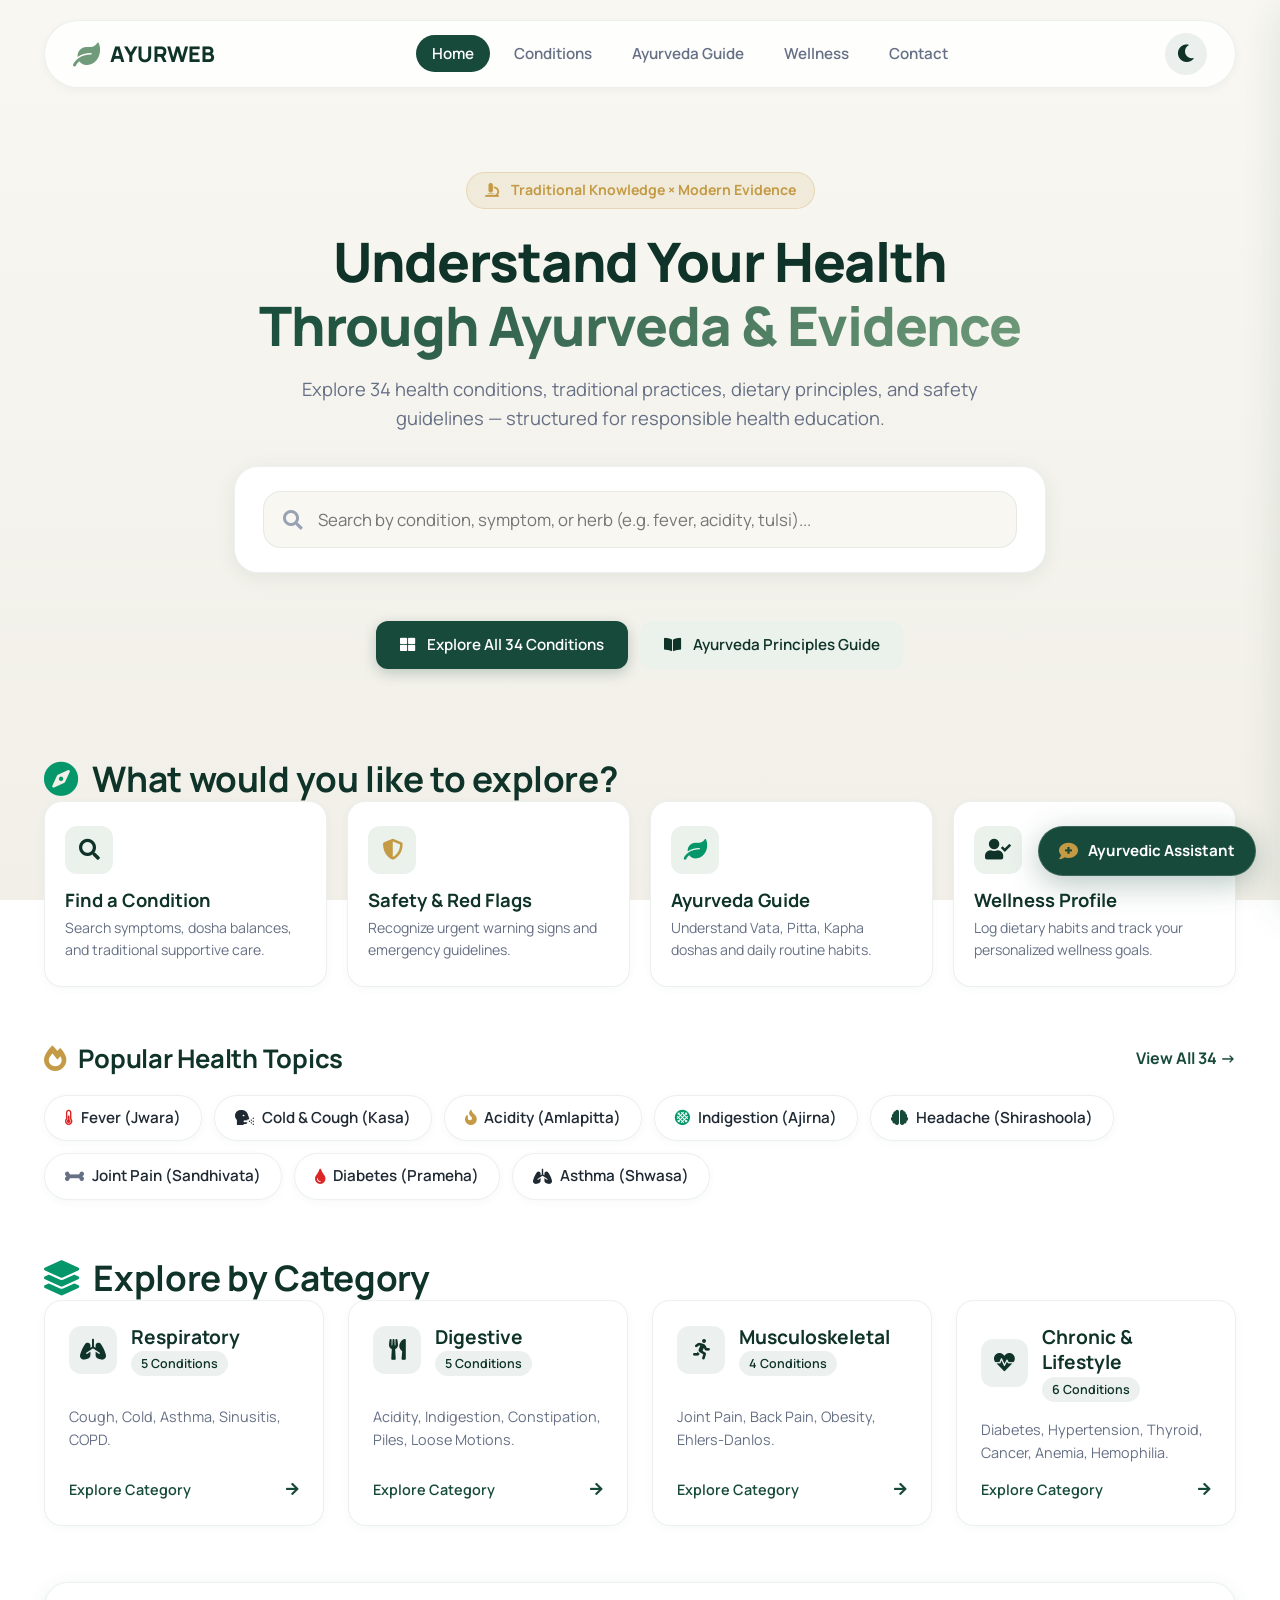
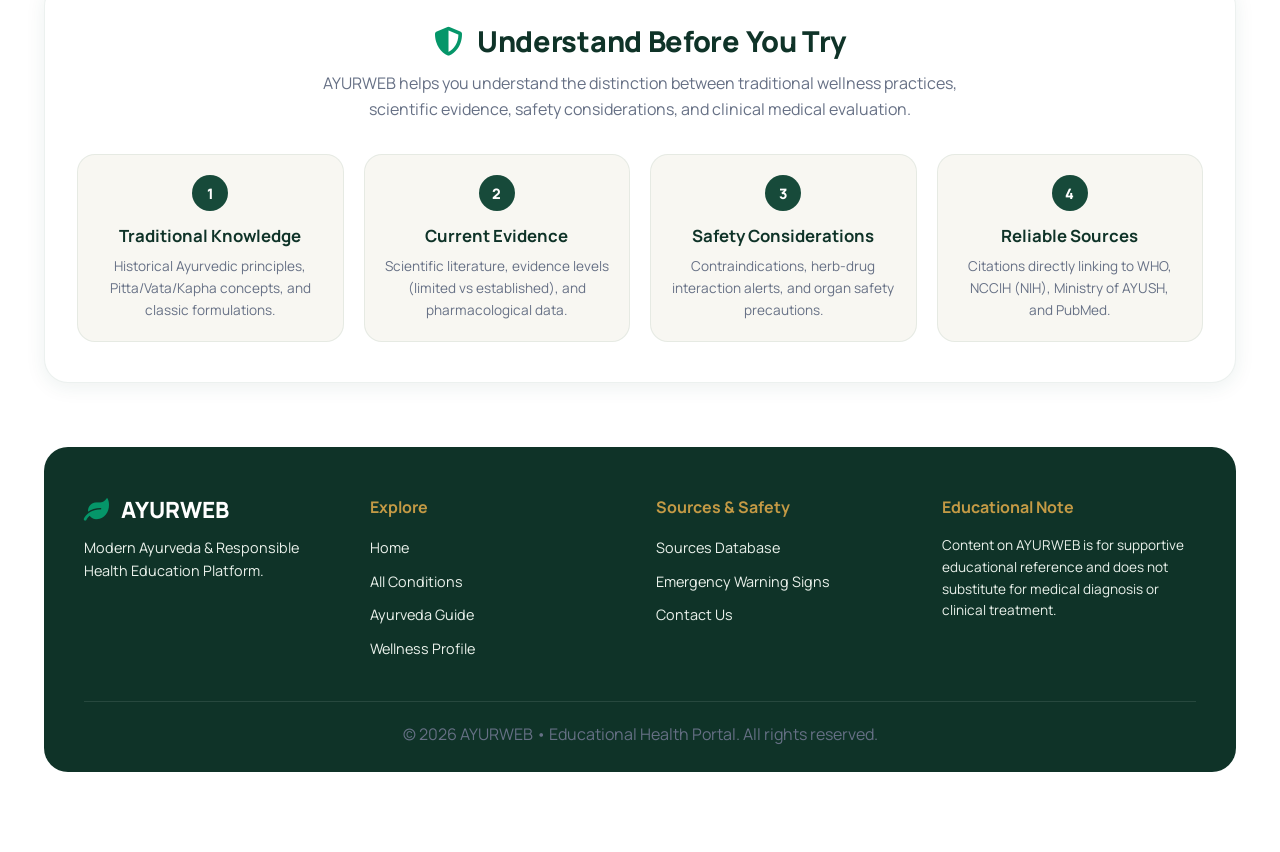
<file: index.html>
<!DOCTYPE html>
<html lang="en">
<head>
  <meta charset="UTF-8">
  <meta name="viewport" content="width=device-width, initial-scale=1.0">
  <title>AYURWEB - Modern Ayurveda & Evidence-Based Health Education</title>
  <meta name="description" content="Explore standardized Ayurvedic health information, symptoms, dietary recommendations, and safety evidence for 34 conditions.">

  <link rel="stylesheet" href="https://cdnjs.cloudflare.com/ajax/libs/font-awesome/5.15.4/css/all.min.css">
  <link rel="stylesheet" href="styles.css">
</head>
<body>

  <!-- Slide-Out Sidebar Navigation Drawer (Mobile) -->
  <div class="sidebar-overlay" id="sidebarOverlay" onclick="closeNav()"></div>
  <aside class="sidebar-drawer" id="sidebarDrawer" aria-label="Navigation Drawer">
    <div class="sidebar-header">
      <h3><i class="fas fa-leaf text-success me-2"></i> AYURWEB</h3>
      <button type="button" class="close-drawer-btn" onclick="closeNav()">&times;</button>
    </div>
    <ul class="sidebar-nav-list">
      <li><a href="index.html" class="active"><i class="fas fa-home"></i> Home</a></li>
      <li><a href="pages/categories.html"><i class="fas fa-th-large"></i> Conditions</a></li>
      <li><a href="pages/guide.html"><i class="fas fa-book-medical"></i> Ayurveda Guide</a></li>
      <li><a href="pages/profile.html"><i class="fas fa-id-card"></i> Wellness Profile</a></li>
      <li><a href="pages/contact.html"><i class="fas fa-envelope-open-text"></i> Contact & Consult</a></li>
    </ul>
  </aside>

  <!-- Page Wrapper Container -->
  <div class="page-wrapper">

    <!-- Glassmorphic Sticky Top Navigation Bar -->
    <nav class="navbar-custom">
      <a href="index.html" class="brand-logo">
        <i class="fas fa-leaf"></i>
        <span>AYURWEB</span>
      </a>

      <ul class="nav-links">
        <li><a href="index.html" class="active">Home</a></li>
        <li><a href="pages/categories.html">Conditions</a></li>
        <li><a href="pages/guide.html">Ayurveda Guide</a></li>
        <li><a href="pages/profile.html">Wellness</a></li>
        <li><a href="pages/contact.html">Contact</a></li>
      </ul>

      <div class="nav-actions">
        <button type="button" class="btn-theme-toggle" onclick="toggleDarkMode()" title="Toggle Dark/Light Mode">
          <i class="fas fa-moon" id="themeToggleIcon"></i>
        </button>
        <button type="button" class="btn-menu-drawer" onclick="openNav()">
          <i class="fas fa-bars"></i> Menu
        </button>
      </div>
    </nav>

    <!-- SECTION 1 — Hero Section -->
    <header class="hero-section">
      <div class="hero-badge">
        <i class="fas fa-microscope me-1"></i> Traditional Knowledge × Modern Evidence
      </div>
      <h1 class="hero-title">
        Understand Your Health <span>Through Ayurveda & Evidence</span>
      </h1>
      <p class="hero-subtitle">
        Explore 34 health conditions, traditional practices, dietary principles, and safety guidelines — structured for responsible health education.
      </p>

      <!-- Live Search Box -->
      <div class="search-card">
        <div class="search-input-wrapper">
          <i class="fas fa-search search-icon"></i>
          <input type="text" id="searchInput" class="search-input-field" placeholder="Search by condition, symptom, or herb (e.g. fever, acidity, tulsi)...">
        </div>
        <ul id="suggestionsDropdown" class="suggestions-dropdown"></ul>
      </div>

      <div class="condition-pills-grid">
        <a href="pages/categories.html" class="btn-custom btn-primary-custom">
          <i class="fas fa-th-large me-1"></i> Explore All 34 Conditions
        </a>
        <a href="pages/guide.html" class="btn-custom btn-secondary-custom">
          <i class="fas fa-book-open me-1"></i> Ayurveda Principles Guide
        </a>
      </div>
    </header>

    <!-- SECTION 2 — 4 Quick Access Cards -->
    <h2 class="section-title"><i class="fas fa-compass text-success me-2"></i> What would you like to explore?</h2>
    <div class="quick-access-grid">
      
      <a href="pages/categories.html" class="quick-card">
        <div class="quick-icon-box"><i class="fas fa-search"></i></div>
        <h3>Find a Condition</h3>
        <p>Search symptoms, dosha balances, and traditional supportive care.</p>
      </a>

      <a href="disease.html?id=rabies" class="quick-card">
        <div class="quick-icon-box"><i class="fas fa-shield-alt text-warning"></i></div>
        <h3>Safety & Red Flags</h3>
        <p>Recognize urgent warning signs and emergency guidelines.</p>
      </a>

      <a href="pages/guide.html" class="quick-card">
        <div class="quick-icon-box"><i class="fas fa-leaf text-success"></i></div>
        <h3>Ayurveda Guide</h3>
        <p>Understand Vata, Pitta, Kapha doshas and daily routine habits.</p>
      </a>

      <a href="pages/profile.html" class="quick-card">
        <div class="quick-icon-box"><i class="fas fa-user-check text-info"></i></div>
        <h3>Wellness Profile</h3>
        <p>Log dietary habits and track your personalized wellness goals.</p>
      </a>

    </div>

    <!-- SECTION 3 — Explore Common Conditions -->
    <div style="margin-bottom: 56px;">
      <div style="display: flex; justify-content: space-between; align-items: center; margin-bottom: 20px;">
        <h2 style="font-size: 1.6rem; font-weight: 700; color: var(--primary-dark);">
          <i class="fas fa-fire-alt text-warning me-2"></i> Popular Health Topics
        </h2>
        <a href="pages/categories.html" style="font-weight: 700; color: var(--primary); text-decoration: none;">View All 34 →</a>
      </div>

      <div class="condition-pills-grid" style="justify-content: flex-start;">
        <a href="disease.html?id=fever" class="condition-pill"><i class="fas fa-thermometer-half text-danger"></i> Fever (Jwara)</a>
        <a href="disease.html?id=cold-and-cough" class="condition-pill"><i class="fas fa-head-side-cough text-info"></i> Cold & Cough (Kasa)</a>
        <a href="disease.html?id=acidity" class="condition-pill"><i class="fas fa-fire text-warning"></i> Acidity (Amlapitta)</a>
        <a href="disease.html?id=indigestion" class="condition-pill"><i class="fas fa-stroopwafel text-success"></i> Indigestion (Ajirna)</a>
        <a href="disease.html?id=headache" class="condition-pill"><i class="fas fa-brain text-primary"></i> Headache (Shirashoola)</a>
        <a href="disease.html?id=joint-pain" class="condition-pill"><i class="fas fa-bone text-secondary"></i> Joint Pain (Sandhivata)</a>
        <a href="disease.html?id=diabetes" class="condition-pill"><i class="fas fa-tint text-danger"></i> Diabetes (Prameha)</a>
        <a href="disease.html?id=asthma" class="condition-pill"><i class="fas fa-lungs text-info"></i> Asthma (Shwasa)</a>
      </div>
    </div>

    <!-- SECTION 4 — Health Categories -->
    <h2 class="section-title"><i class="fas fa-layer-group text-success me-2"></i> Explore by Category</h2>
    <div class="remedies-grid">
      
      <a href="pages/categories.html?cat=respiratory" class="remedy-card">
        <div class="remedy-card-header">
          <div class="remedy-icon-box"><i class="fas fa-lungs"></i></div>
          <div>
            <h3>Respiratory</h3>
            <span class="remedy-tag">5 Conditions</span>
          </div>
        </div>
        <p class="text-secondary" style="font-size: 0.9rem;">Cough, Cold, Asthma, Sinusitis, COPD.</p>
        <div class="remedy-card-footer">
          <span>Explore Category</span>
          <i class="fas fa-arrow-right"></i>
        </div>
      </a>

      <a href="pages/categories.html?cat=digestive" class="remedy-card">
        <div class="remedy-card-header">
          <div class="remedy-icon-box"><i class="fas fa-utensils"></i></div>
          <div>
            <h3>Digestive</h3>
            <span class="remedy-tag">5 Conditions</span>
          </div>
        </div>
        <p class="text-secondary" style="font-size: 0.9rem;">Acidity, Indigestion, Constipation, Piles, Loose Motions.</p>
        <div class="remedy-card-footer">
          <span>Explore Category</span>
          <i class="fas fa-arrow-right"></i>
        </div>
      </a>

      <a href="pages/categories.html?cat=musculoskeletal" class="remedy-card">
        <div class="remedy-card-header">
          <div class="remedy-icon-box"><i class="fas fa-running"></i></div>
          <div>
            <h3>Musculoskeletal</h3>
            <span class="remedy-tag">4 Conditions</span>
          </div>
        </div>
        <p class="text-secondary" style="font-size: 0.9rem;">Joint Pain, Back Pain, Obesity, Ehlers-Danlos.</p>
        <div class="remedy-card-footer">
          <span>Explore Category</span>
          <i class="fas fa-arrow-right"></i>
        </div>
      </a>

      <a href="pages/categories.html?cat=chronic" class="remedy-card">
        <div class="remedy-card-header">
          <div class="remedy-icon-box"><i class="fas fa-heartbeat"></i></div>
          <div>
            <h3>Chronic & Lifestyle</h3>
            <span class="remedy-tag">6 Conditions</span>
          </div>
        </div>
        <p class="text-secondary" style="font-size: 0.9rem;">Diabetes, Hypertension, Thyroid, Cancer, Anemia, Hemophilia.</p>
        <div class="remedy-card-footer">
          <span>Explore Category</span>
          <i class="fas fa-arrow-right"></i>
        </div>
      </a>

    </div>

    <!-- SECTION 5 — AYURWEB DIFFERENTIATOR ("Understand Before You Try") -->
    <section class="differentiator-section">
      <h2 style="font-size: 1.8rem; font-weight: 800; color: var(--primary-dark); margin-bottom: 12px;">
        <i class="fas fa-shield-alt text-success me-2"></i> Understand Before You Try
      </h2>
      <p class="text-secondary" style="max-width: 680px; margin: 0 auto 24px;">
        AYURWEB helps you understand the distinction between traditional wellness practices, scientific evidence, safety considerations, and clinical medical evaluation.
      </p>

      <div class="differentiator-flow">
        <div class="flow-step-card">
          <div class="flow-step-number">1</div>
          <h4>Traditional Knowledge</h4>
          <p>Historical Ayurvedic principles, Pitta/Vata/Kapha concepts, and classic formulations.</p>
        </div>

        <div class="flow-step-card">
          <div class="flow-step-number">2</div>
          <h4>Current Evidence</h4>
          <p>Scientific literature, evidence levels (limited vs established), and pharmacological data.</p>
        </div>

        <div class="flow-step-card">
          <div class="flow-step-number">3</div>
          <h4>Safety Considerations</h4>
          <p>Contraindications, herb-drug interaction alerts, and organ safety precautions.</p>
        </div>

        <div class="flow-step-card">
          <div class="flow-step-number">4</div>
          <h4>Reliable Sources</h4>
          <p>Citations directly linking to WHO, NCCIH (NIH), Ministry of AYUSH, and PubMed.</p>
        </div>
      </div>
    </section>

    <!-- SECTION 6 — Footer -->
    <footer class="footer-custom">
      <div class="footer-grid">
        <div class="footer-brand">
          <h3><i class="fas fa-leaf me-2 text-success"></i> AYURWEB</h3>
          <p>Modern Ayurveda & Responsible Health Education Platform.</p>
        </div>

        <div class="footer-col">
          <h4>Explore</h4>
          <ul>
            <li><a href="index.html">Home</a></li>
            <li><a href="pages/categories.html">All Conditions</a></li>
            <li><a href="pages/guide.html">Ayurveda Guide</a></li>
            <li><a href="pages/profile.html">Wellness Profile</a></li>
          </ul>
        </div>

        <div class="footer-col">
          <h4>Sources & Safety</h4>
          <ul>
            <li><a href="data/sources.json" target="_blank">Sources Database</a></li>
            <li><a href="disease.html?id=rabies">Emergency Warning Signs</a></li>
            <li><a href="pages/contact.html">Contact Us</a></li>
          </ul>
        </div>

        <div class="footer-col">
          <h4>Educational Note</h4>
          <p style="font-size: 0.85rem; color: var(--secondary-light);">
            Content on AYURWEB is for supportive educational reference and does not substitute for medical diagnosis or clinical treatment.
          </p>
        </div>
      </div>

      <div class="footer-disclaimer">
        <p>© 2026 AYURWEB • Educational Health Portal. All rights reserved.</p>
      </div>
    </footer>

  </div>

  <!-- Floating AI Assistant Chatbot Toggle & Window -->
  <div class="chatbot-widget-toggle" onclick="toggleChat()">
    <i class="fas fa-comment-medical"></i>
    <span>Ayurvedic Assistant</span>
  </div>

  <div class="chatbot-window" id="chatbotWindow">
    <div class="chatbot-header">
      <div class="chatbot-header-info">
        <i class="fas fa-user-md"></i>
        <div>
          <div class="chatbot-header-title">Ayurvedic Assistant</div>
          <span class="font-xs" style="opacity: 0.9;">Online • Health Education</span>
        </div>
      </div>
      <button type="button" class="chatbot-close-btn" onclick="toggleChat()">&times;</button>
    </div>

    <div class="chat-messages-body" id="chatMessagesBody">
      <div class="chat-bubble chat-bubble-bot">
        Namaste! Ask me anything about traditional supportive care, symptoms, or emergency guidelines!
      </div>
    </div>

    <div class="chat-input-area">
      <input type="text" id="chatInputField" class="chat-input-field" placeholder="Type your health concern..." onkeypress="if(event.key==='Enter') sendChatMessage()">
      <button type="button" class="chat-send-btn" onclick="sendChatMessage()">
        <i class="fas fa-paper-plane"></i>
      </button>
    </div>
  </div>

  <!-- Modular Scripts -->
  <script src="js/theme.js"></script>
  <script src="js/navigation.js"></script>
  <script src="js/search.js"></script>
  <script src="js/chatbot.js"></script>
  <script src="js/app.js"></script>
</body>
</html>
</file>
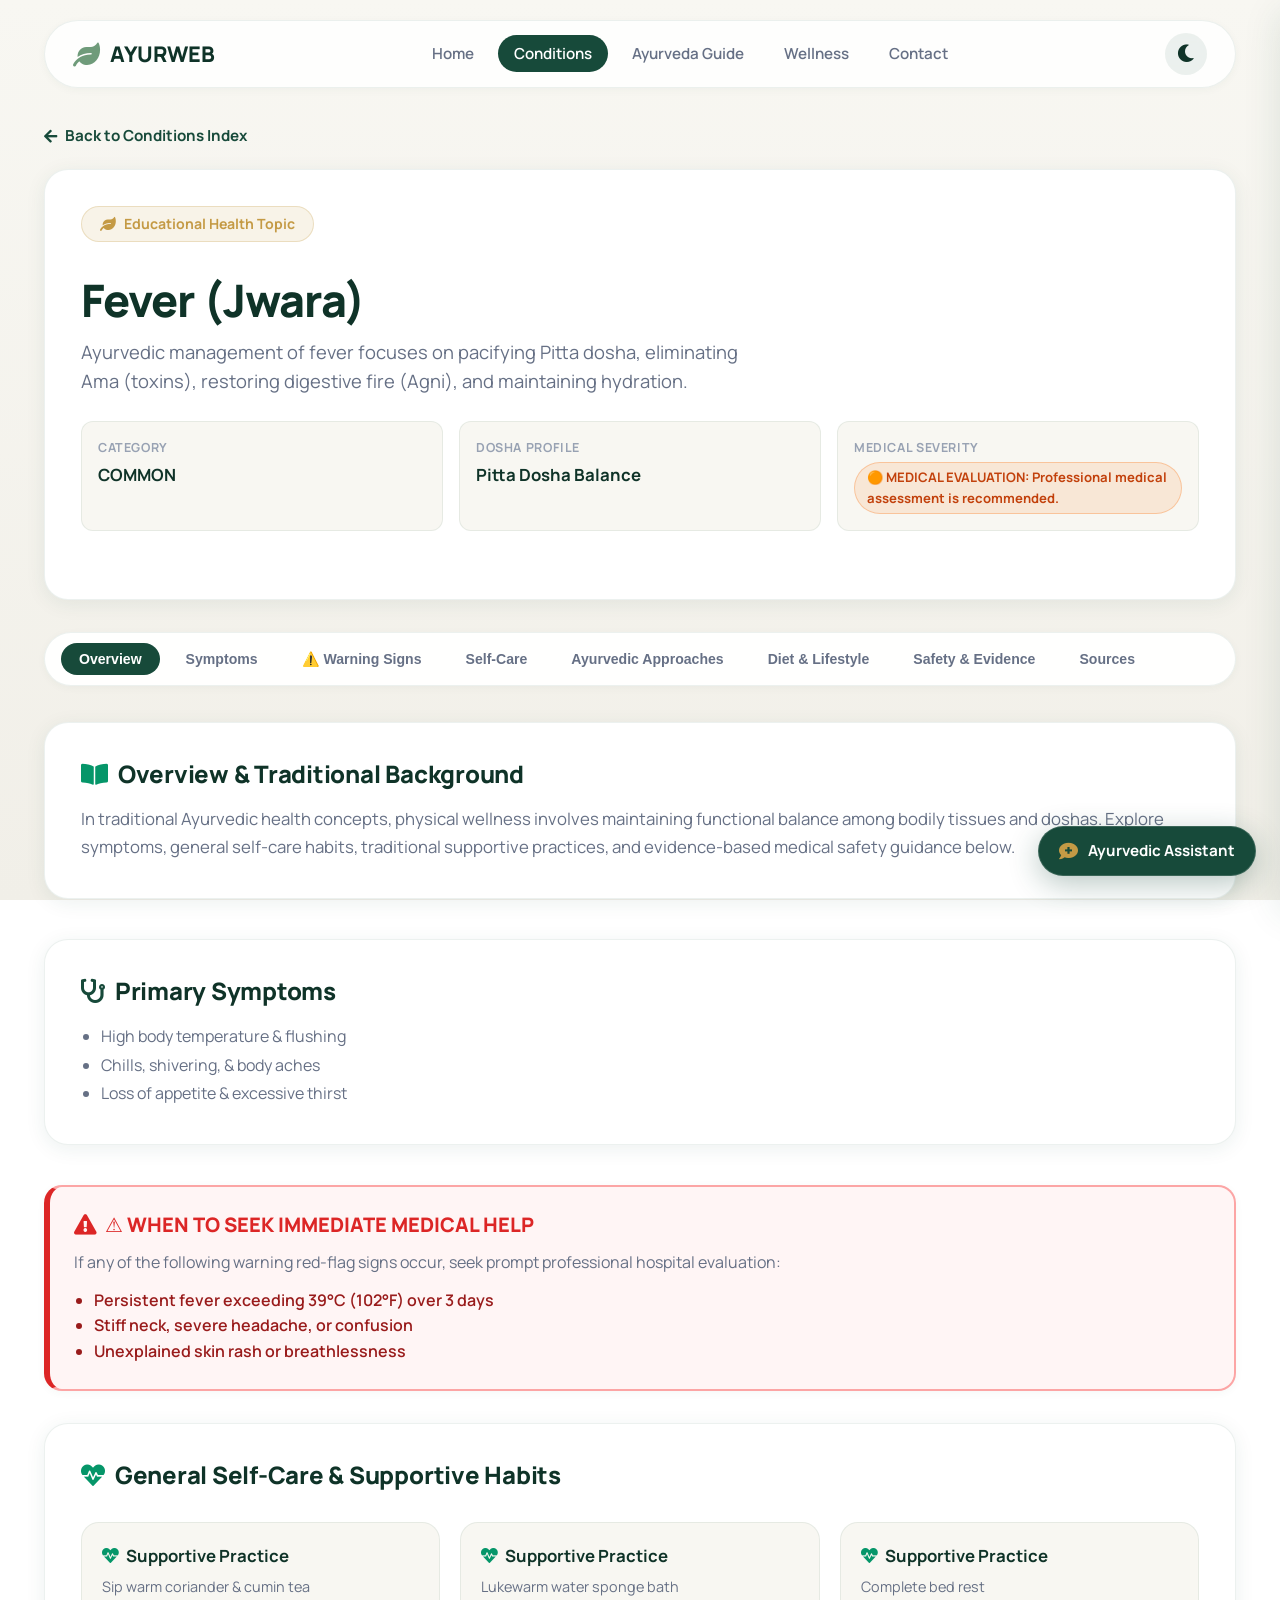
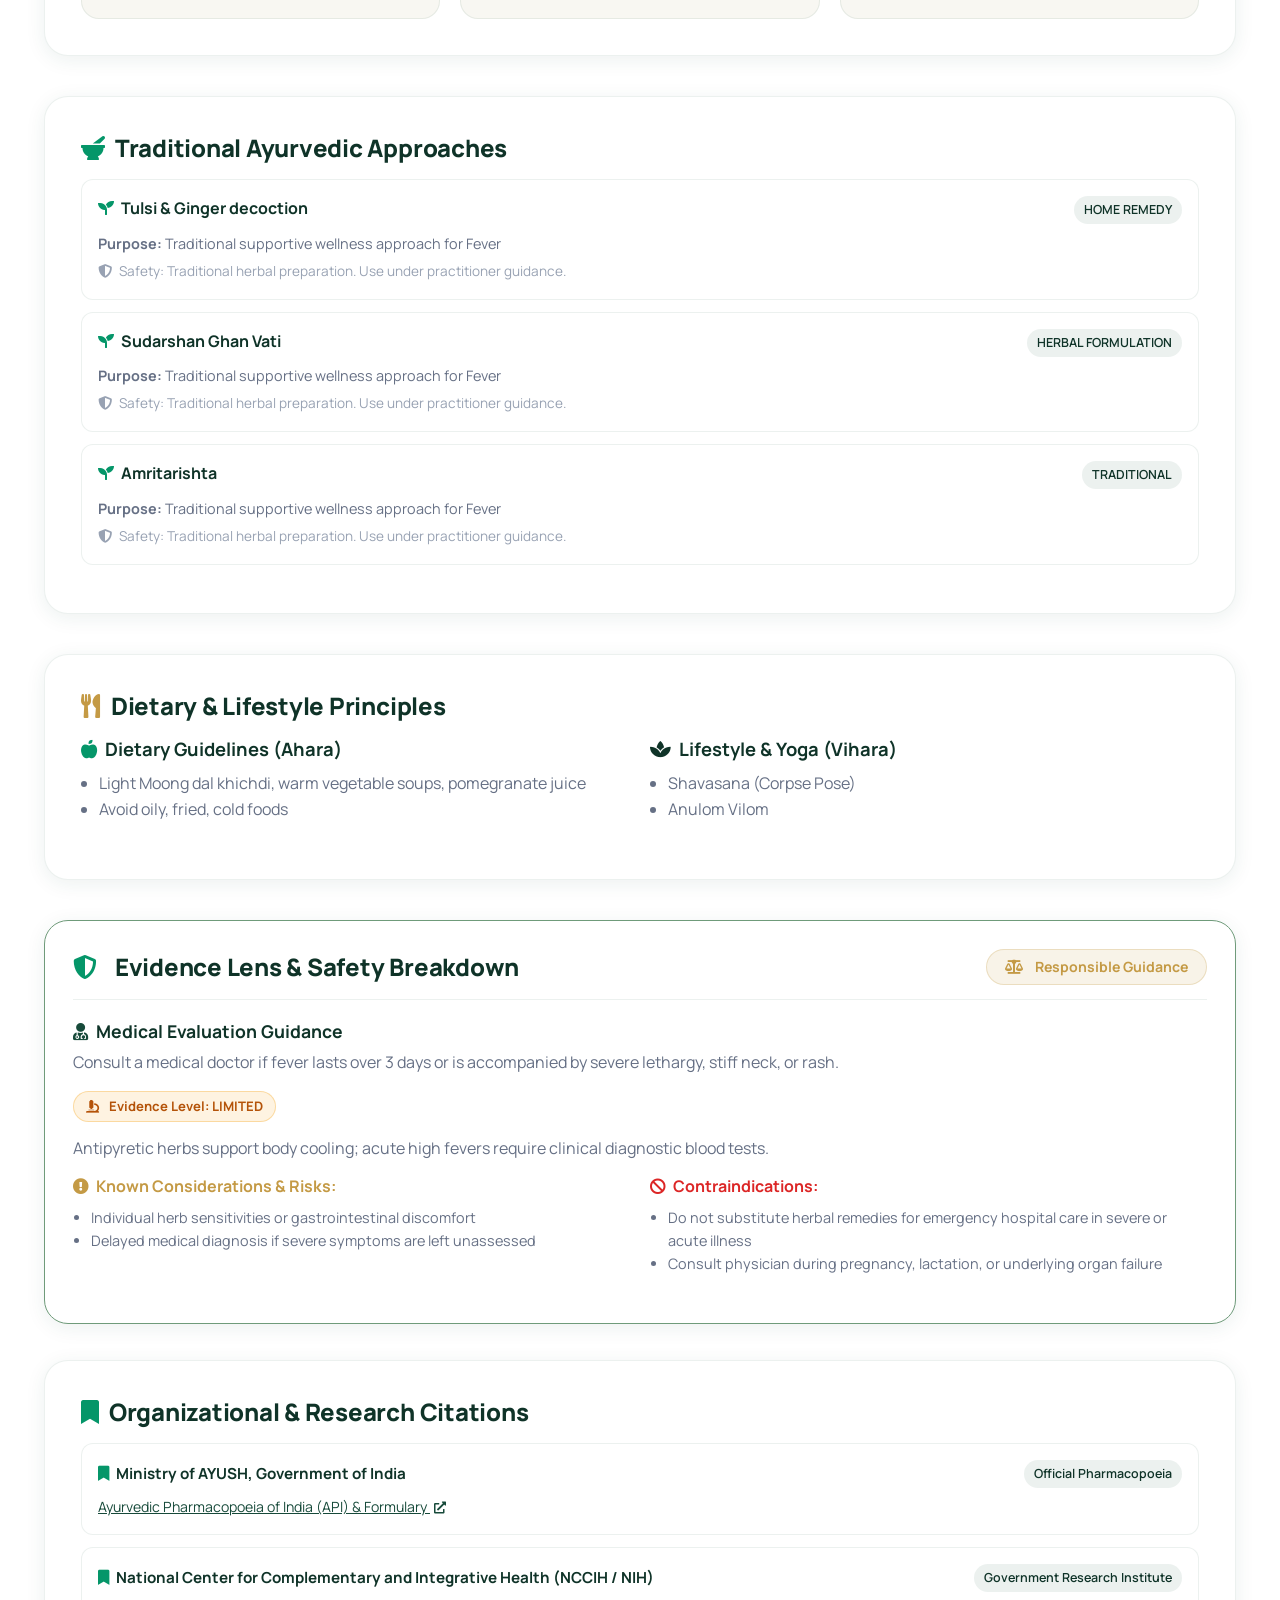
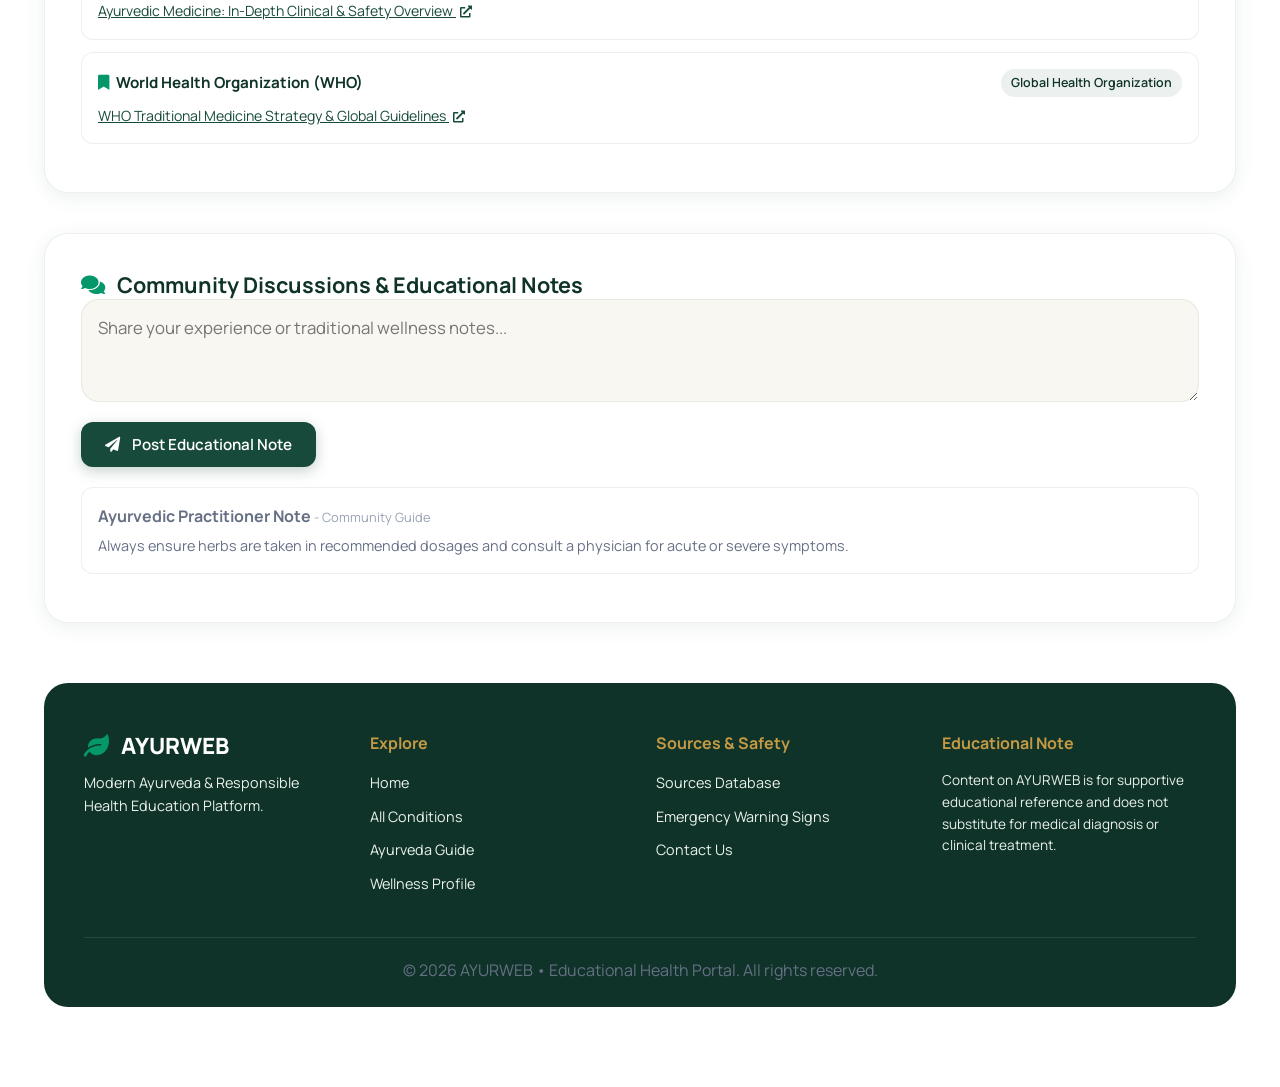
<file: disease.html>
<!DOCTYPE html>
<html lang="en">
<head>
  <meta charset="UTF-8">
  <meta name="viewport" content="width=device-width, initial-scale=1.0">
  <title>AYURWEB - Health Condition Details</title>
  <meta name="description" content="Explore standardized Ayurvedic supportive principles, symptoms, warning signs, dietary guidelines, and evidence-based safety information.">
  
  <link rel="stylesheet" href="https://cdnjs.cloudflare.com/ajax/libs/font-awesome/5.15.4/css/all.min.css">
  <link rel="stylesheet" href="styles.css">
</head>
<body>

  <!-- Slide-Out Sidebar Navigation Drawer (Mobile) -->
  <div class="sidebar-overlay" id="sidebarOverlay" onclick="closeNav()"></div>
  <aside class="sidebar-drawer" id="sidebarDrawer" aria-label="Navigation Drawer">
    <div class="sidebar-header">
      <h3><i class="fas fa-leaf text-success me-2"></i> AYURWEB Menu</h3>
      <button type="button" class="close-drawer-btn" onclick="closeNav()">&times;</button>
    </div>
    <ul class="sidebar-nav-list">
      <li><a href="index.html"><i class="fas fa-home"></i> Home</a></li>
      <li><a href="pages/categories.html"><i class="fas fa-th-large"></i> Conditions</a></li>
      <li><a href="pages/guide.html"><i class="fas fa-book-medical"></i> Ayurveda Guide</a></li>
      <li><a href="pages/profile.html"><i class="fas fa-id-card"></i> Wellness Profile</a></li>
      <li><a href="pages/contact.html"><i class="fas fa-envelope-open-text"></i> Contact & Consult</a></li>
    </ul>
  </aside>

  <!-- Page Wrapper Container -->
  <div class="page-wrapper">

    <!-- Glassmorphic Sticky Top Navigation Bar -->
    <nav class="navbar-custom">
      <a href="index.html" class="brand-logo">
        <i class="fas fa-leaf"></i>
        <span>AYURWEB</span>
      </a>

      <ul class="nav-links">
        <li><a href="index.html">Home</a></li>
        <li><a href="pages/categories.html" class="active">Conditions</a></li>
        <li><a href="pages/guide.html">Ayurveda Guide</a></li>
        <li><a href="pages/profile.html">Wellness</a></li>
        <li><a href="pages/contact.html">Contact</a></li>
      </ul>

      <div class="nav-actions">
        <button type="button" class="btn-theme-toggle" onclick="toggleDarkMode()" title="Toggle Dark/Light Mode">
          <i class="fas fa-moon" id="themeToggleIcon"></i>
        </button>
        <button type="button" class="btn-menu-drawer" onclick="openNav()">
          <i class="fas fa-bars"></i> Menu
        </button>
      </div>
    </nav>

    <!-- Back Navigation Link -->
    <a href="pages/categories.html" class="back-link">
      <i class="fas fa-arrow-left"></i> Back to Conditions Index
    </a>

    <!-- Tailored Urgent Medical Emergency Warning Banner -->
    <div class="urgent-emergency-banner" id="emergencyNoticeBanner" style="display: none;">
      <i class="fas fa-exclamation-triangle"></i>
      <div class="urgent-emergency-content">
        <h3>🔴 URGENT MEDICAL EMERGENCY NOTICE</h3>
        <p id="emergencyNoticeText">This condition requires immediate emergency hospital evaluation.</p>
        <a href="tel:112" class="urgent-emergency-btn">
          <i class="fas fa-phone-alt me-1"></i> <span id="emergencyNoticeAction">Call Emergency Medical Services (112)</span>
        </a>
      </div>
    </div>

    <!-- Condition Header Card -->
    <div class="condition-detail-card">
      <div class="condition-header">
        <div class="hero-badge">
          <i class="fas fa-leaf"></i> Educational Health Topic
        </div>
        <h1 id="diseaseNameTitle">Condition Loading...</h1>
        <p id="diseaseOverviewText" class="hero-subtitle" style="text-align: left; margin: 12px 0 0;">
          Loading condition details...
        </p>
      </div>

      <!-- At a Glance Metric Cards -->
      <div class="at-a-glance-grid">
        <div class="glance-card">
          <div class="glance-label">Category</div>
          <div class="glance-value" id="glanceCategory">COMMON</div>
        </div>
        <div class="glance-card">
          <div class="glance-label">Dosha Profile</div>
          <div class="glance-value" id="glanceDosha">Pitta</div>
        </div>
        <div class="glance-card">
          <div class="glance-label">Medical Severity</div>
          <div class="glance-value"><span id="glanceSeverity" class="severity-chip severity-green">🟢 GENERAL INFORMATION</span></div>
        </div>
      </div>
    </div>

    <!-- Sticky Section Navigation Pills Bar -->
    <nav class="section-nav-sticky" aria-label="Condition Sections Navigation">
      <button type="button" class="section-nav-btn active" onclick="scrollToSection('secOverview')">Overview</button>
      <button type="button" class="section-nav-btn" onclick="scrollToSection('secSymptoms')">Symptoms</button>
      <button type="button" class="section-nav-btn" onclick="scrollToSection('secWarnings')">⚠️ Warning Signs</button>
      <button type="button" class="section-nav-btn" onclick="scrollToSection('secSelfCare')">Self-Care</button>
      <button type="button" class="section-nav-btn" onclick="scrollToSection('secAyurveda')">Ayurvedic Approaches</button>
      <button type="button" class="section-nav-btn" onclick="scrollToSection('secDiet')">Diet & Lifestyle</button>
      <button type="button" class="section-nav-btn" onclick="scrollToSection('secSafety')">Safety & Evidence</button>
      <button type="button" class="section-nav-btn" onclick="scrollToSection('secSources')">Sources</button>
    </nav>

    <!-- Main Section Content Flow -->
    <main>

      <!-- Section 1: Overview -->
      <section class="condition-detail-card disease-section-block" id="secOverview">
        <h2><i class="fas fa-book-open text-success"></i> Overview & Traditional Background</h2>
        <p class="text-secondary" style="font-size: 1.05rem; line-height: 1.7;">
          In traditional Ayurvedic health concepts, physical wellness involves maintaining functional balance among bodily tissues and doshas. Explore symptoms, general self-care habits, traditional supportive practices, and evidence-based medical safety guidance below.
        </p>
      </section>

      <!-- Section 2: Symptoms -->
      <section class="condition-detail-card disease-section-block" id="secSymptoms">
        <h2><i class="fas fa-stethoscope text-primary"></i> Primary Symptoms</h2>
        <ul id="symptomsList" class="text-secondary" style="padding-left: 20px; font-size: 1rem; line-height: 1.8;"></ul>
      </section>

      <!-- Section 3: HIGH-VISIBILITY WARNING SIGNS (Never Hidden in Tabs!) -->
      <section class="warning-signs-callout disease-section-block" id="secWarnings">
        <h3><i class="fas fa-exclamation-triangle"></i> ⚠️ WHEN TO SEEK IMMEDIATE MEDICAL HELP</h3>
        <p class="text-secondary mb-3">If any of the following warning red-flag signs occur, seek prompt professional hospital evaluation:</p>
        <ul id="warningSignsList"></ul>
      </section>

      <!-- Section 4: Self-Care -->
      <section class="condition-detail-card disease-section-block" id="secSelfCare">
        <h2><i class="fas fa-heartbeat text-success"></i> General Self-Care & Supportive Habits</h2>
        <div class="differentiator-flow" id="selfCareContainer"></div>
      </section>

      <!-- Section 5: Traditional Ayurvedic Approaches -->
      <section class="condition-detail-card disease-section-block" id="secAyurveda">
        <h2><i class="fas fa-mortar-pestle text-success"></i> Traditional Ayurvedic Approaches</h2>
        <div id="ayurvedicApproachesContainer"></div>
      </section>

      <!-- Section 6: Diet & Lifestyle -->
      <section class="condition-detail-card disease-section-block" id="secDiet">
        <h2><i class="fas fa-utensils text-warning"></i> Dietary & Lifestyle Principles</h2>
        <div class="form-grid">
          <div>
            <h3 style="font-size: 1.15rem; color: var(--primary-dark); margin-bottom: 10px;"><i class="fas fa-apple-alt me-1 text-success"></i> Dietary Guidelines (Ahara)</h3>
            <ul id="dietList" class="text-secondary" style="padding-left: 18px;"></ul>
          </div>
          <div>
            <h3 style="font-size: 1.15rem; color: var(--primary-dark); margin-bottom: 10px;"><i class="fas fa-spa me-1 text-info"></i> Lifestyle & Yoga (Vihara)</h3>
            <ul id="yogaList" class="text-secondary" style="padding-left: 18px;"></ul>
          </div>
        </div>
      </section>

      <!-- Section 7: Signature Evidence Lens & Safety Breakdown -->
      <section class="evidence-lens-card disease-section-block" id="secSafety">
        <div class="evidence-lens-header">
          <h2 style="margin: 0;"><i class="fas fa-shield-alt text-success me-2"></i> Evidence Lens & Safety Breakdown</h2>
          <span class="hero-badge" style="margin: 0;"><i class="fas fa-balance-scale me-1"></i> Responsible Guidance</span>
        </div>
        
        <div style="margin-bottom: 16px;">
          <h3 style="font-size: 1.1rem; color: var(--primary-dark); margin-bottom: 6px;"><i class="fas fa-user-md text-primary me-1"></i> Medical Evaluation Guidance</h3>
          <p id="whenToSeekHelpText" class="text-secondary"></p>
        </div>

        <div id="safetyStructuredContainer"></div>
      </section>

      <!-- Section 8: Reliable Sources & References -->
      <section class="condition-detail-card disease-section-block" id="secSources">
        <h2><i class="fas fa-bookmark text-success"></i> Organizational & Research Citations</h2>
        <div id="sourcesCitationsList"></div>
      </section>

      <!-- Community Discussions Box -->
      <section class="condition-detail-card">
        <h3><i class="fas fa-comments text-success me-2"></i> Community Discussions & Educational Notes</h3>
        <form onsubmit="event.preventDefault(); addComment();">
          <textarea id="commentText" rows="3" required placeholder="Share your experience or traditional wellness notes..." class="search-input-field mb-3" style="padding-left: 16px;"></textarea>
          <button type="submit" class="btn-custom btn-primary-custom">
            <i class="fas fa-paper-plane me-1"></i> Post Educational Note
          </button>
        </form>
        <div id="commentList" style="margin-top: 20px; display: flex; flex-direction: column; gap: 10px;">
          <div class="source-card">
            <strong>Ayurvedic Practitioner Note</strong> <span class="text-muted" style="font-size: 0.8rem;">- Community Guide</span>
            <p class="text-secondary" style="font-size: 0.9rem; margin-top: 4px;">Always ensure herbs are taken in recommended dosages and consult a physician for acute or severe symptoms.</p>
          </div>
        </div>
      </section>

    </main>

    <!-- Footer -->
    <footer class="footer-custom">
      <div class="footer-grid">
        <div class="footer-brand">
          <h3><i class="fas fa-leaf me-2 text-success"></i> AYURWEB</h3>
          <p>Modern Ayurveda & Responsible Health Education Platform.</p>
        </div>

        <div class="footer-col">
          <h4>Explore</h4>
          <ul>
            <li><a href="index.html">Home</a></li>
            <li><a href="pages/categories.html">All Conditions</a></li>
            <li><a href="pages/guide.html">Ayurveda Guide</a></li>
            <li><a href="pages/profile.html">Wellness Profile</a></li>
          </ul>
        </div>

        <div class="footer-col">
          <h4>Sources & Safety</h4>
          <ul>
            <li><a href="data/sources.json" target="_blank">Sources Database</a></li>
            <li><a href="disease.html?id=rabies">Emergency Warning Signs</a></li>
            <li><a href="pages/contact.html">Contact Us</a></li>
          </ul>
        </div>

        <div class="footer-col">
          <h4>Educational Note</h4>
          <p style="font-size: 0.85rem; color: var(--secondary-light);">
            Content on AYURWEB is for supportive educational reference and does not substitute for medical diagnosis or clinical treatment.
          </p>
        </div>
      </div>

      <div class="footer-disclaimer">
        <p>© 2026 AYURWEB • Educational Health Portal. All rights reserved.</p>
      </div>
    </footer>

  </div>

  <!-- Floating AI Assistant Chatbot Toggle & Window -->
  <div class="chatbot-widget-toggle" onclick="toggleChat()">
    <i class="fas fa-comment-medical"></i>
    <span>Ayurvedic Assistant</span>
  </div>

  <div class="chatbot-window" id="chatbotWindow">
    <div class="chatbot-header">
      <div class="chatbot-header-info">
        <i class="fas fa-user-md"></i>
        <div>
          <div class="chatbot-header-title">Ayurvedic Assistant</div>
          <span class="font-xs" style="opacity: 0.9;">Online • Health Education</span>
        </div>
      </div>
      <button type="button" class="chatbot-close-btn" onclick="toggleChat()">&times;</button>
    </div>

    <div class="chat-messages-body" id="chatMessagesBody">
      <div class="chat-bubble chat-bubble-bot">
        Namaste! Ask me anything about traditional supportive care, symptoms, or emergency guidelines!
      </div>
    </div>

    <div class="chat-input-area">
      <input type="text" id="chatInputField" class="chat-input-field" placeholder="Type your health concern..." onkeypress="if(event.key==='Enter') sendChatMessage()">
      <button type="button" class="chat-send-btn" onclick="sendChatMessage()">
        <i class="fas fa-paper-plane"></i>
      </button>
    </div>
  </div>

  <!-- Modular Scripts -->
  <script src="js/theme.js"></script>
  <script src="js/navigation.js"></script>
  <script src="js/chatbot.js"></script>
  <script src="js/disease.js"></script>
  <script src="js/app.js"></script>

  <script>
    function addComment() {
      const input = document.getElementById('commentText');
      const list = document.getElementById('commentList');
      if (!input || !list || !input.value.trim()) return;

      const div = document.createElement('div');
      div.className = 'source-card';

      const author = document.createElement('strong');
      author.textContent = 'You';

      const timeSpan = document.createElement('span');
      timeSpan.className = 'text-muted';
      timeSpan.style.fontSize = '0.8rem';
      timeSpan.textContent = ' - Just now';

      const p = document.createElement('p');
      p.className = 'text-secondary';
      p.style.fontSize = '0.9rem';
      p.style.marginTop = '4px';
      p.textContent = input.value.trim();

      div.appendChild(author);
      div.appendChild(timeSpan);
      div.appendChild(p);

      list.prepend(div);
      input.value = '';
    }
  </script>
</body>
</html>
</file>
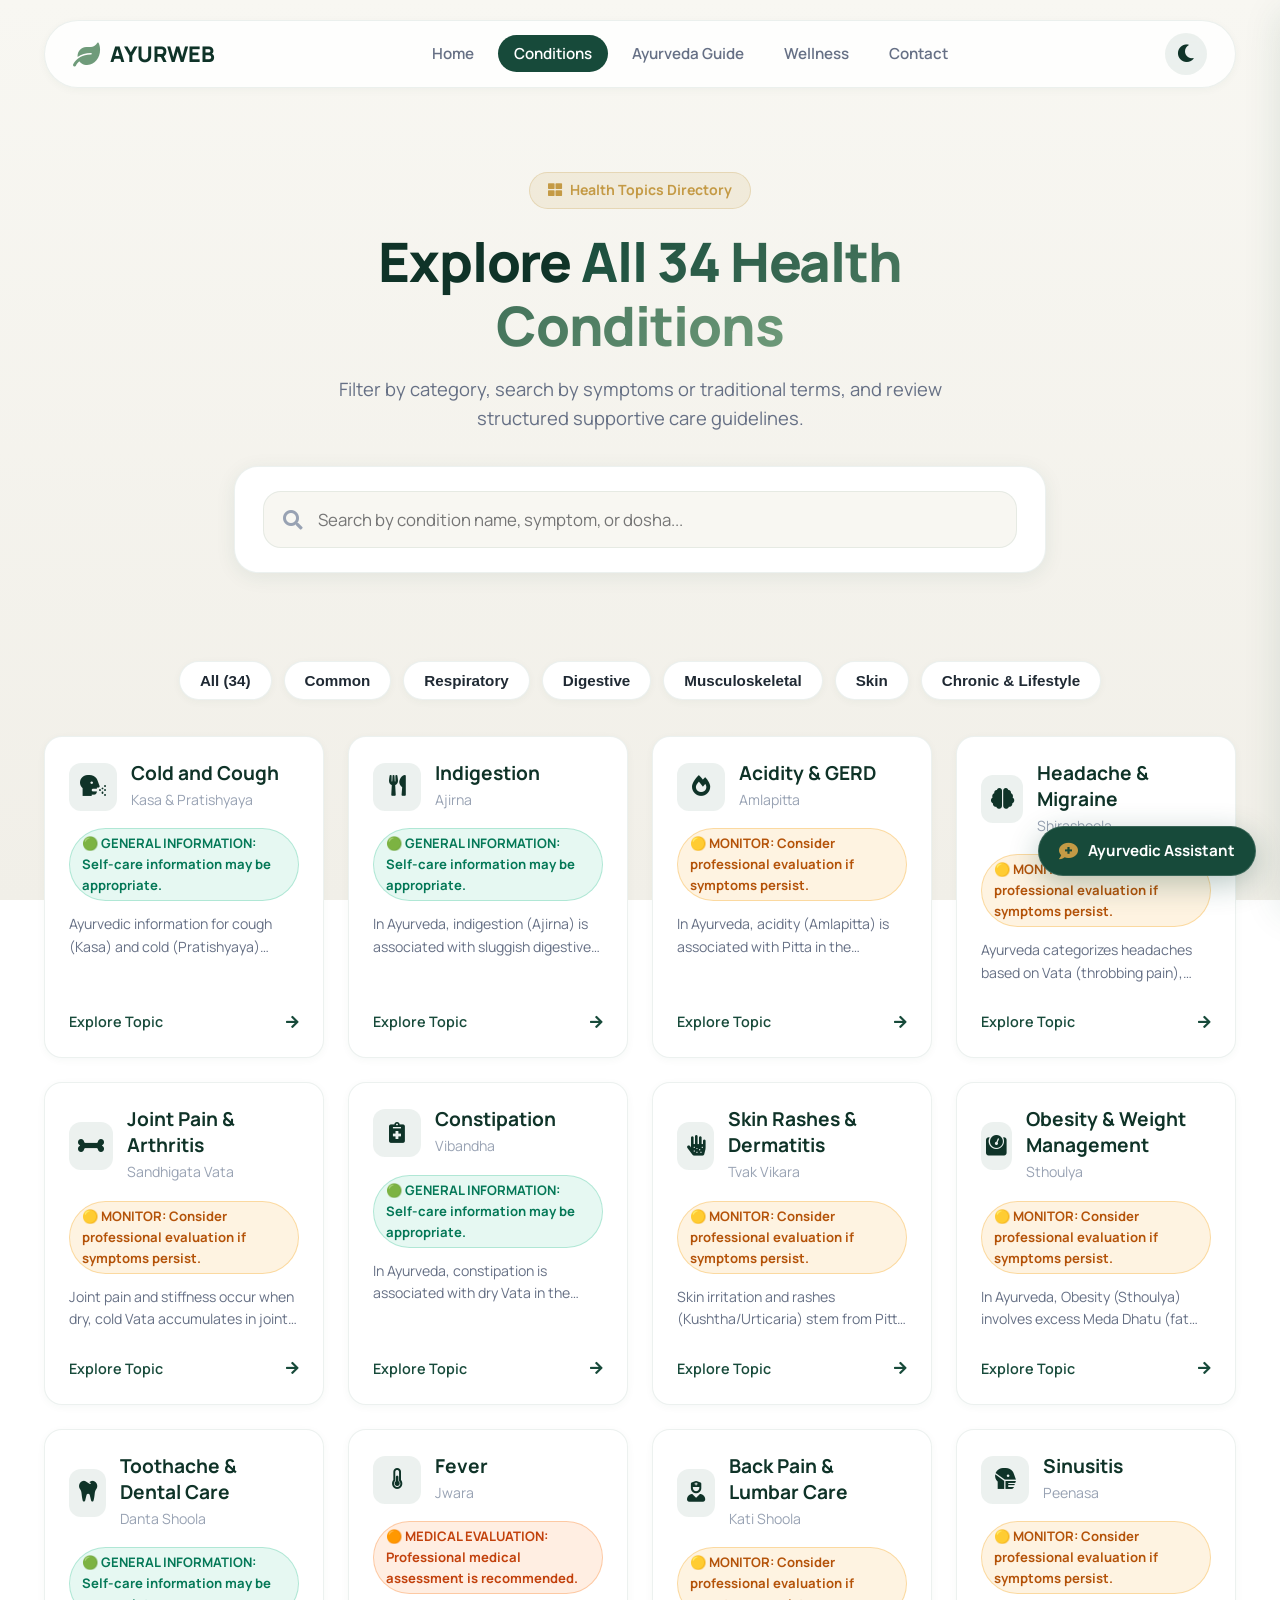
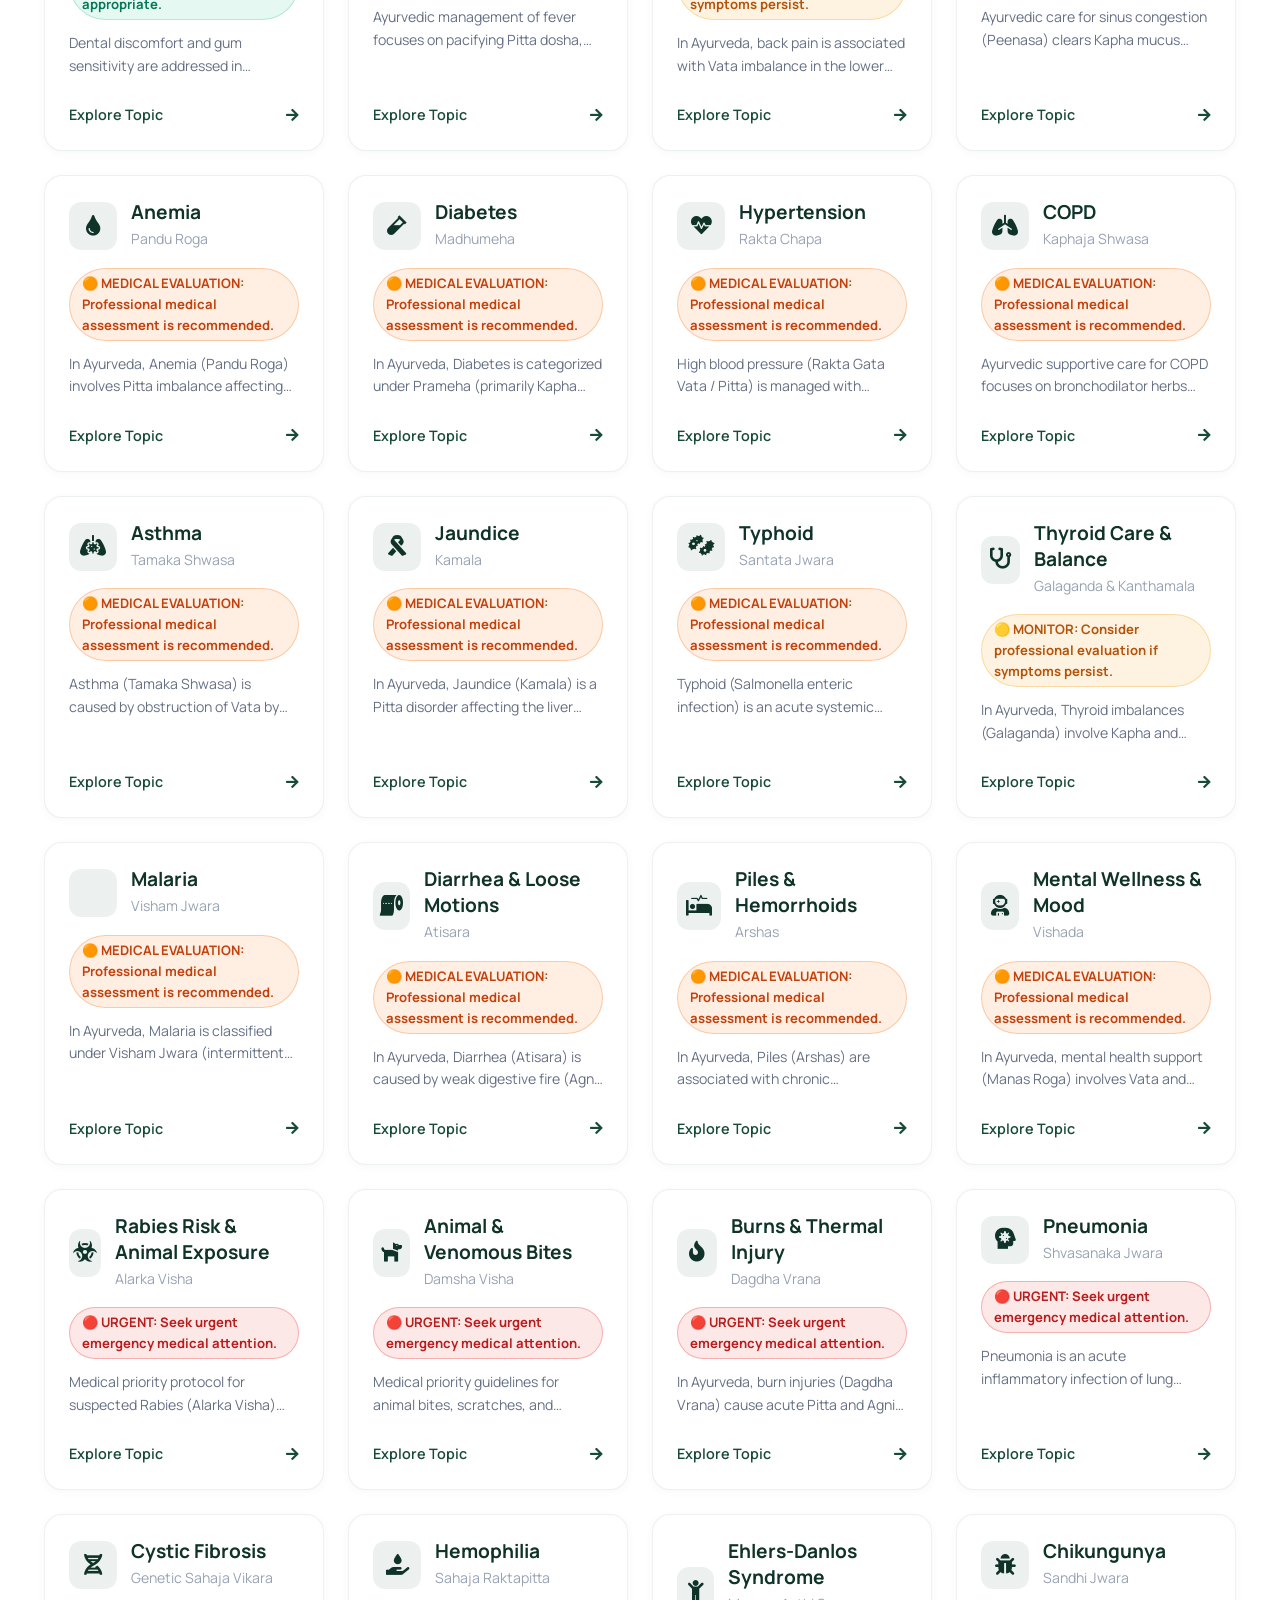
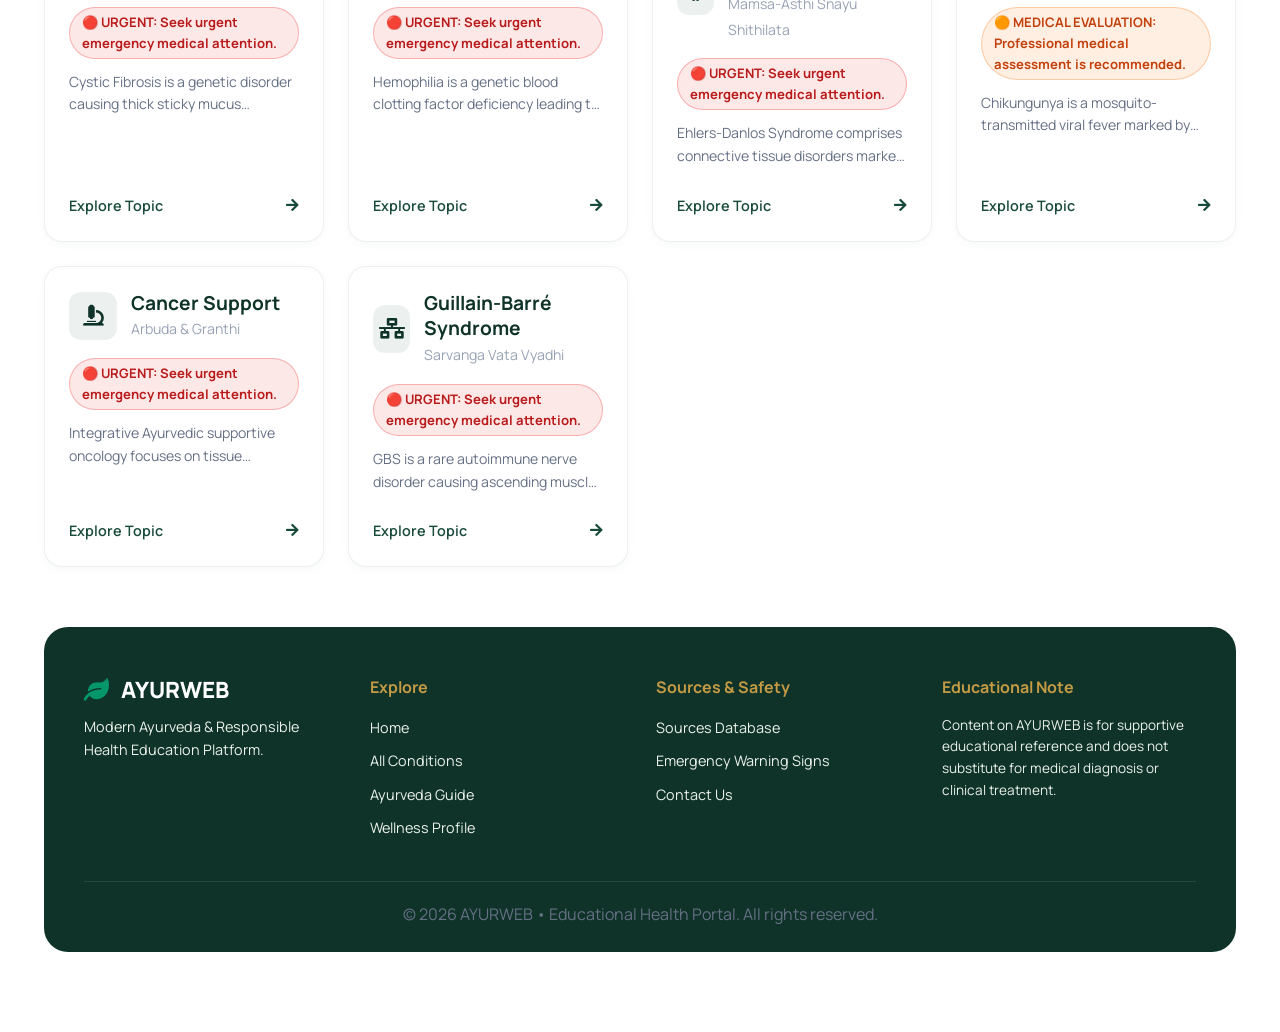
<file: pages/categories.html>
<!DOCTYPE html>
<html lang="en">
<head>
  <meta charset="UTF-8">
  <meta name="viewport" content="width=device-width, initial-scale=1.0">
  <title>AYURWEB - Conditions Index & Health Categories</title>
  <meta name="description" content="Browse all 34 Ayurvedic health conditions filtered by category, symptoms, or severity.">

  <link rel="stylesheet" href="https://cdnjs.cloudflare.com/ajax/libs/font-awesome/5.15.4/css/all.min.css">
  <link rel="stylesheet" href="../styles.css">
</head>
<body>

  <!-- Slide-Out Sidebar Navigation Drawer (Mobile) -->
  <div class="sidebar-overlay" id="sidebarOverlay" onclick="closeNav()"></div>
  <aside class="sidebar-drawer" id="sidebarDrawer" aria-label="Navigation Drawer">
    <div class="sidebar-header">
      <h3><i class="fas fa-leaf text-success me-2"></i> AYURWEB</h3>
      <button type="button" class="close-drawer-btn" onclick="closeNav()">&times;</button>
    </div>
    <ul class="sidebar-nav-list">
      <li><a href="../index.html"><i class="fas fa-home"></i> Home</a></li>
      <li><a href="categories.html" class="active"><i class="fas fa-th-large"></i> Conditions Index</a></li>
      <li><a href="guide.html"><i class="fas fa-book-medical"></i> Ayurveda Guide</a></li>
      <li><a href="profile.html"><i class="fas fa-id-card"></i> Wellness Profile</a></li>
      <li><a href="contact.html"><i class="fas fa-envelope-open-text"></i> Contact & Consult</a></li>
    </ul>
  </aside>

  <!-- Page Wrapper Container -->
  <div class="page-wrapper">

    <!-- Glassmorphic Sticky Top Navigation Bar -->
    <nav class="navbar-custom">
      <a href="../index.html" class="brand-logo">
        <i class="fas fa-leaf"></i>
        <span>AYURWEB</span>
      </a>

      <ul class="nav-links">
        <li><a href="../index.html">Home</a></li>
        <li><a href="categories.html" class="active">Conditions</a></li>
        <li><a href="guide.html">Ayurveda Guide</a></li>
        <li><a href="profile.html">Wellness</a></li>
        <li><a href="contact.html">Contact</a></li>
      </ul>

      <div class="nav-actions">
        <button type="button" class="btn-theme-toggle" onclick="toggleDarkMode()" title="Toggle Dark/Light Mode">
          <i class="fas fa-moon" id="themeToggleIcon"></i>
        </button>
        <button type="button" class="btn-menu-drawer" onclick="openNav()">
          <i class="fas fa-bars"></i> Menu
        </button>
      </div>
    </nav>

    <!-- Header Section -->
    <header class="hero-section">
      <div class="hero-badge">
        <i class="fas fa-th-large"></i> Health Topics Directory
      </div>
      <h1 class="hero-title">
        Explore <span>All 34 Health Conditions</span>
      </h1>
      <p class="hero-subtitle">
        Filter by category, search by symptoms or traditional terms, and review structured supportive care guidelines.
      </p>

      <!-- Live Search Box -->
      <div class="search-card">
        <div class="search-input-wrapper">
          <i class="fas fa-search search-icon"></i>
          <input type="text" id="categorySearchInput" class="search-input-field" placeholder="Search by condition name, symptom, or dosha..." oninput="filterCategoryCards()">
        </div>
      </div>
    </header>

    <!-- Category Filter Pills -->
    <div class="condition-pills-grid" id="categoryFilterPills" style="margin-bottom: 36px;">
      <button type="button" class="condition-pill active" onclick="filterCategory('all')">All (34)</button>
      <button type="button" class="condition-pill" onclick="filterCategory('common')">Common</button>
      <button type="button" class="condition-pill" onclick="filterCategory('respiratory')">Respiratory</button>
      <button type="button" class="condition-pill" onclick="filterCategory('digestive')">Digestive</button>
      <button type="button" class="condition-pill" onclick="filterCategory('musculoskeletal')">Musculoskeletal</button>
      <button type="button" class="condition-pill" onclick="filterCategory('skin')">Skin</button>
      <button type="button" class="condition-pill" onclick="filterCategory('chronic')">Chronic & Lifestyle</button>
    </div>

    <!-- Disease Cards Container -->
    <div class="remedies-grid" id="categoryCardsGrid">
      <div class="text-center" style="grid-column: 1/-1; padding: 40px;">
        <i class="fas fa-spinner fa-spin text-success" style="font-size: 2rem;"></i>
        <p class="mt-2 text-secondary">Loading condition database...</p>
      </div>
    </div>

    <!-- Footer -->
    <footer class="footer-custom">
      <div class="footer-grid">
        <div class="footer-brand">
          <h3><i class="fas fa-leaf me-2 text-success"></i> AYURWEB</h3>
          <p>Modern Ayurveda & Responsible Health Education Platform.</p>
        </div>

        <div class="footer-col">
          <h4>Explore</h4>
          <ul>
            <li><a href="../index.html">Home</a></li>
            <li><a href="categories.html">All Conditions</a></li>
            <li><a href="guide.html">Ayurveda Guide</a></li>
            <li><a href="profile.html">Wellness Profile</a></li>
          </ul>
        </div>

        <div class="footer-col">
          <h4>Sources & Safety</h4>
          <ul>
            <li><a href="../data/sources.json" target="_blank">Sources Database</a></li>
            <li><a href="../disease.html?id=rabies">Emergency Warning Signs</a></li>
            <li><a href="contact.html">Contact Us</a></li>
          </ul>
        </div>

        <div class="footer-col">
          <h4>Educational Note</h4>
          <p style="font-size: 0.85rem; color: var(--secondary-light);">
            Content on AYURWEB is for supportive educational reference and does not substitute for medical diagnosis or clinical treatment.
          </p>
        </div>
      </div>

      <div class="footer-disclaimer">
        <p>© 2026 AYURWEB • Educational Health Portal. All rights reserved.</p>
      </div>
    </footer>

  </div>

  <!-- Floating AI Assistant Chatbot Toggle & Window -->
  <div class="chatbot-widget-toggle" onclick="toggleChat()">
    <i class="fas fa-comment-medical"></i>
    <span>Ayurvedic Assistant</span>
  </div>

  <div class="chatbot-window" id="chatbotWindow">
    <div class="chatbot-header">
      <div class="chatbot-header-info">
        <i class="fas fa-user-md"></i>
        <div>
          <div class="chatbot-header-title">Ayurvedic Assistant</div>
          <span class="font-xs" style="opacity: 0.9;">Online • Health Education</span>
        </div>
      </div>
      <button type="button" class="chatbot-close-btn" onclick="toggleChat()">&times;</button>
    </div>

    <div class="chat-messages-body" id="chatMessagesBody">
      <div class="chat-bubble chat-bubble-bot">
        Namaste! Need help finding a specific condition? Ask me!
      </div>
    </div>

    <div class="chat-input-area">
      <input type="text" id="chatInputField" class="chat-input-field" placeholder="Type your health concern..." onkeypress="if(event.key==='Enter') sendChatMessage()">
      <button type="button" class="chat-send-btn" onclick="sendChatMessage()">
        <i class="fas fa-paper-plane"></i>
      </button>
    </div>
  </div>

  <!-- Modular Scripts -->
  <script src="../js/theme.js"></script>
  <script src="../js/navigation.js"></script>
  <script src="../js/chatbot.js"></script>
  <script src="../js/app.js"></script>

  <script>
    let allDiseases = [];
    let currentCategory = 'all';

    async function loadCategoryPageData() {
      try {
        const resp = await fetch("../data/diseases.json");
        allDiseases = await resp.json();
        
        const urlParams = new URLSearchParams(window.location.search);
        const catParam = urlParams.get('cat');
        if (catParam) {
          filterCategory(catParam);
        } else {
          renderCategoryCards(allDiseases);
        }
      } catch (err) {
        console.error("Error loading diseases for category page:", err);
      }
    }

    function renderCategoryCards(list) {
      const grid = document.getElementById("categoryCardsGrid");
      if (!grid) return;

      if (list.length === 0) {
        grid.innerHTML = `
          <div class="text-center" style="grid-column: 1/-1; padding: 40px;">
            <p class="text-secondary" style="font-size: 1.1rem;">No conditions match your search filter.</p>
          </div>
        `;
        return;
      }

      grid.innerHTML = list.map(item => `
        <a href="../disease.html?id=${item.id}" class="remedy-card">
          <div>
            <div class="remedy-card-header">
              <div class="remedy-icon-box"><i class="fas ${item.icon || 'fa-leaf'}"></i></div>
              <div>
                <h3>${item.name}</h3>
                <span class="text-muted font-sm">${item.traditionalName}</span>
              </div>
            </div>
            <div class="mb-3">
              <span class="severity-chip severity-${item.severity}">${item.severityText}</span>
            </div>
            <p class="text-secondary mb-3" style="font-size: 0.88rem; display: -webkit-box; -webkit-line-clamp: 2; -webkit-box-orient: vertical; overflow: hidden;">
              ${item.overview}
            </p>
          </div>
          <div class="remedy-card-footer">
            <span>Explore Topic</span>
            <i class="fas fa-arrow-right"></i>
          </div>
        </a>
      `).join("");
    }

    function filterCategory(cat) {
      currentCategory = cat;
      const pills = document.querySelectorAll("#categoryFilterPills button");
      pills.forEach(btn => btn.classList.remove("active"));
      
      const targetPill = Array.from(pills).find(b => b.getAttribute("onclick").includes(`'${cat}'`));
      if (targetPill) targetPill.classList.add("active");

      let filtered = allDiseases;
      if (cat !== 'all') {
        filtered = allDiseases.filter(d => d.category.toLowerCase() === cat.toLowerCase());
      }
      
      const searchVal = document.getElementById("categorySearchInput") ? document.getElementById("categorySearchInput").value.trim().toLowerCase() : "";
      if (searchVal) {
        filtered = filtered.filter(item => 
          item.name.toLowerCase().includes(searchVal) || 
          item.traditionalName.toLowerCase().includes(searchVal) ||
          item.symptoms.some(s => s.toLowerCase().includes(searchVal))
        );
      }

      renderCategoryCards(filtered);
    }

    function filterCategoryCards() {
      filterCategory(currentCategory);
    }

    document.addEventListener("DOMContentLoaded", loadCategoryPageData);
  </script>
</body>
</html>
</file>
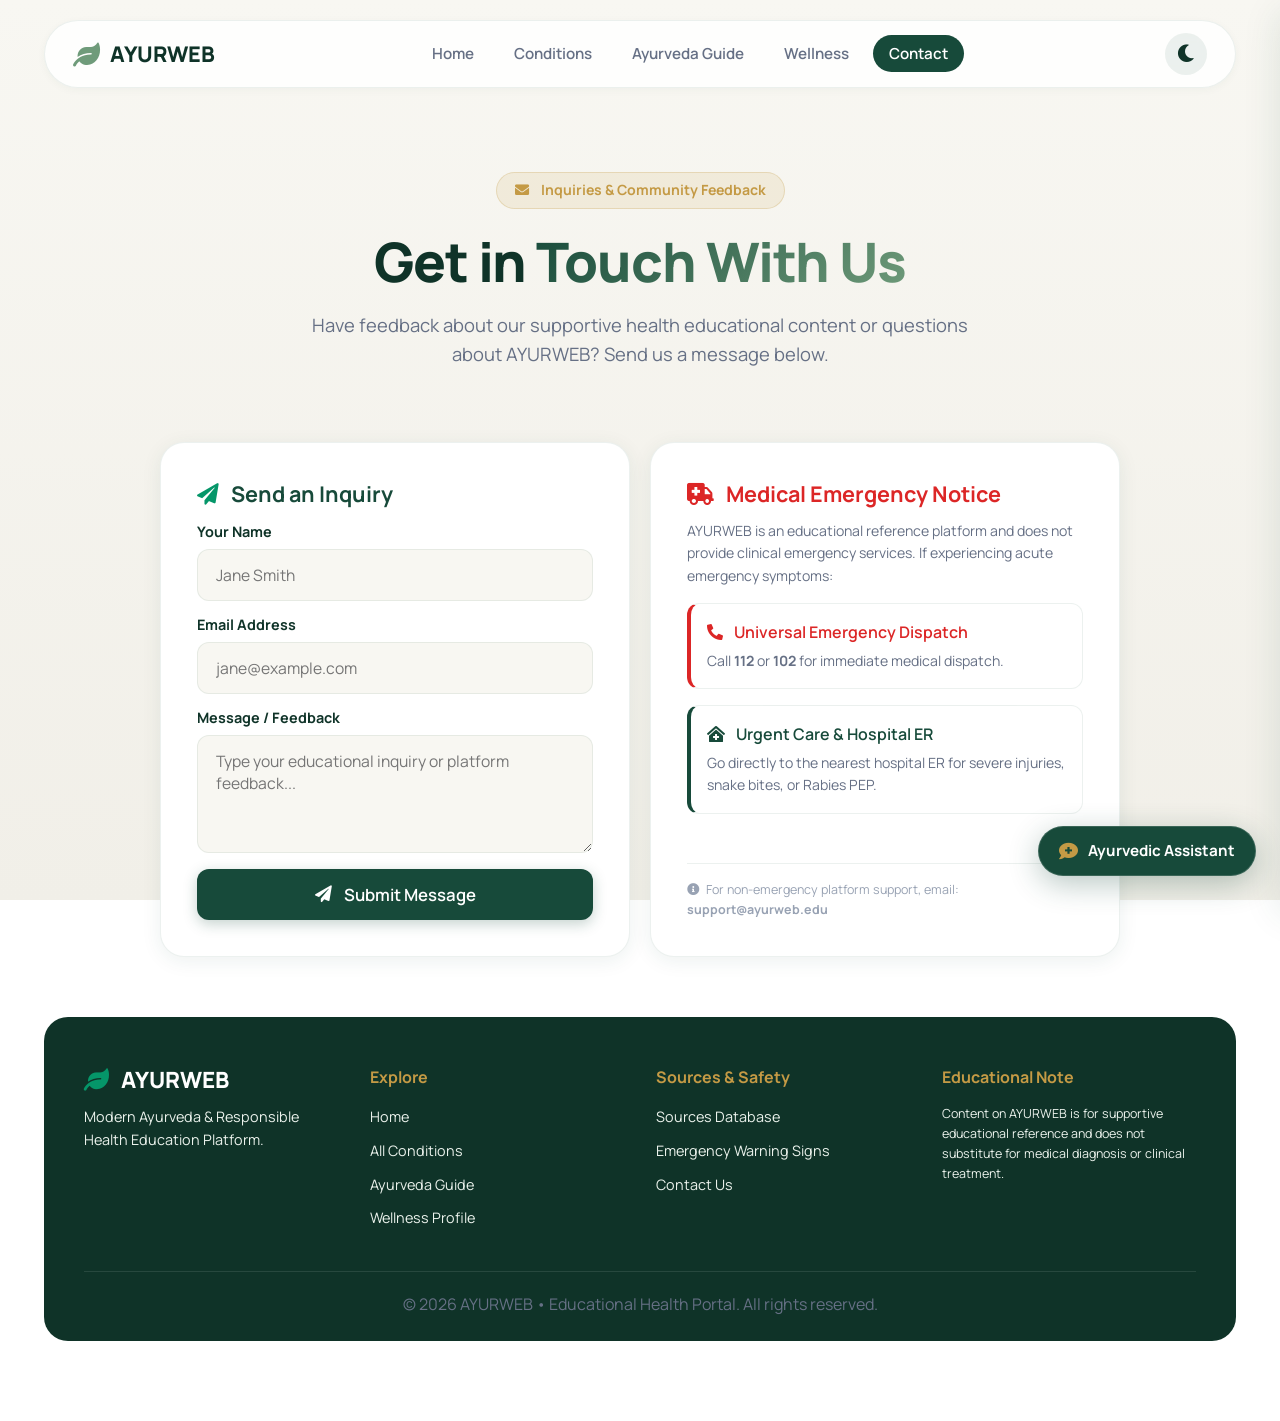
<file: pages/contact.html>
<!DOCTYPE html>
<html lang="en">
<head>
  <meta charset="UTF-8">
  <meta name="viewport" content="width=device-width, initial-scale=1.0">
  <title>AYURWEB - Contact Us & Consult Guidelines</title>
  <meta name="description" content="Get in touch with the AYURWEB educational team or find emergency hospital contact information.">

  <link rel="stylesheet" href="https://cdnjs.cloudflare.com/ajax/libs/font-awesome/5.15.4/css/all.min.css">
  <link rel="stylesheet" href="../styles.css">
</head>
<body>

  <!-- Slide-Out Sidebar Navigation Drawer (Mobile) -->
  <div class="sidebar-overlay" id="sidebarOverlay" onclick="closeNav()"></div>
  <aside class="sidebar-drawer" id="sidebarDrawer" aria-label="Navigation Drawer">
    <div class="sidebar-header">
      <h3><i class="fas fa-leaf text-success me-2"></i> AYURWEB</h3>
      <button type="button" class="close-drawer-btn" onclick="closeNav()">&times;</button>
    </div>
    <ul class="sidebar-nav-list">
      <li><a href="../index.html"><i class="fas fa-home"></i> Home</a></li>
      <li><a href="categories.html"><i class="fas fa-th-large"></i> Conditions</a></li>
      <li><a href="guide.html"><i class="fas fa-book-medical"></i> Ayurveda Guide</a></li>
      <li><a href="profile.html"><i class="fas fa-id-card"></i> Wellness Profile</a></li>
      <li><a href="contact.html" class="active"><i class="fas fa-envelope-open-text"></i> Contact & Consult</a></li>
    </ul>
  </aside>

  <!-- Page Wrapper Container -->
  <div class="page-wrapper">

    <!-- Glassmorphic Sticky Top Navigation Bar -->
    <nav class="navbar-custom">
      <a href="../index.html" class="brand-logo">
        <i class="fas fa-leaf"></i>
        <span>AYURWEB</span>
      </a>

      <ul class="nav-links">
        <li><a href="../index.html">Home</a></li>
        <li><a href="categories.html">Conditions</a></li>
        <li><a href="guide.html">Ayurveda Guide</a></li>
        <li><a href="profile.html">Wellness</a></li>
        <li><a href="contact.html" class="active">Contact</a></li>
      </ul>

      <div class="nav-actions">
        <button type="button" class="btn-theme-toggle" onclick="toggleDarkMode()" title="Toggle Dark/Light Mode">
          <i class="fas fa-moon" id="themeToggleIcon"></i>
        </button>
        <button type="button" class="btn-menu-drawer" onclick="openNav()">
          <i class="fas fa-bars"></i> Menu
        </button>
      </div>
    </nav>

    <!-- Header Section -->
    <header class="hero-section">
      <div class="hero-badge">
        <i class="fas fa-envelope me-1"></i> Inquiries & Community Feedback
      </div>
      <h1 class="hero-title">
        Get in <span>Touch With Us</span>
      </h1>
      <p class="hero-subtitle">
        Have feedback about our supportive health educational content or questions about AYURWEB? Send us a message below.
      </p>
    </header>

    <!-- Contact Form & Emergency Information Cards -->
    <div class="form-grid mb-4" style="max-width: 960px; margin-left: auto; margin-right: auto;">
      
      <!-- Inquiry Form Card -->
      <div class="form-card">
        <h3 class="text-primary font-bold mb-3">
          <i class="fas fa-paper-plane text-success me-2"></i> Send an Inquiry
        </h3>
        <form onsubmit="event.preventDefault(); alert('✅ Thank you for your inquiry! Our educational team will respond shortly.'); this.reset();">
          <div class="form-group mb-3">
            <label class="form-label">Your Name</label>
            <input type="text" required placeholder="Jane Smith" class="input-clean">
          </div>
          <div class="form-group mb-3">
            <label class="form-label">Email Address</label>
            <input type="email" required placeholder="jane@example.com" class="input-clean">
          </div>
          <div class="form-group mb-4">
            <label class="form-label">Message / Feedback</label>
            <textarea rows="4" required placeholder="Type your educational inquiry or platform feedback..." class="input-clean"></textarea>
          </div>
          <button type="submit" class="btn-custom btn-primary-custom full-width-button">
            <i class="fas fa-paper-plane me-1"></i> Submit Message
          </button>
        </form>
      </div>

      <!-- Emergency Contacts & Clinical Notice Card -->
      <div class="form-card" style="display: flex; flex-direction: column; justify-content: space-between;">
        <div>
          <h3 class="text-danger font-bold mb-3">
            <i class="fas fa-ambulance me-2"></i> Medical Emergency Notice
          </h3>
          <p class="text-secondary mb-4 font-sm">
            AYURWEB is an educational reference platform and does not provide clinical emergency services. If experiencing acute emergency symptoms:
          </p>

          <div class="source-card" style="border-left: 4px solid #DC2626; margin-bottom: 16px;">
            <strong class="text-danger font-semibold mb-1" style="display: block;"><i class="fas fa-phone-alt me-2"></i> Universal Emergency Dispatch</strong>
            <p class="text-secondary font-sm">Call <strong>112</strong> or <strong>102</strong> for immediate medical dispatch.</p>
          </div>

          <div class="source-card" style="border-left: 4px solid var(--primary);">
            <strong class="text-primary font-semibold mb-1" style="display: block;"><i class="fas fa-clinic-medical me-2"></i> Urgent Care & Hospital ER</strong>
            <p class="text-secondary font-sm">Go directly to the nearest hospital ER for severe injuries, snake bites, or Rabies PEP.</p>
          </div>
        </div>

        <div style="margin-top: 24px; padding-top: 16px; border-top: 1px solid var(--card-border);">
          <p class="text-muted font-xs">
            <i class="fas fa-info-circle me-1"></i> For non-emergency platform support, email: <strong>support@ayurweb.edu</strong>
          </p>
        </div>
      </div>

    </div>

    <!-- Footer -->
    <footer class="footer-custom">
      <div class="footer-grid">
        <div class="footer-brand">
          <h3><i class="fas fa-leaf me-2 text-success"></i> AYURWEB</h3>
          <p>Modern Ayurveda & Responsible Health Education Platform.</p>
        </div>

        <div class="footer-col">
          <h4>Explore</h4>
          <ul>
            <li><a href="../index.html">Home</a></li>
            <li><a href="categories.html">All Conditions</a></li>
            <li><a href="guide.html">Ayurveda Guide</a></li>
            <li><a href="profile.html">Wellness Profile</a></li>
          </ul>
        </div>

        <div class="footer-col">
          <h4>Sources & Safety</h4>
          <ul>
            <li><a href="../data/sources.json" target="_blank">Sources Database</a></li>
            <li><a href="../disease.html?id=rabies">Emergency Warning Signs</a></li>
            <li><a href="contact.html">Contact Us</a></li>
          </ul>
        </div>

        <div class="footer-col">
          <h4>Educational Note</h4>
          <p class="font-xs" style="color: var(--secondary-light);">
            Content on AYURWEB is for supportive educational reference and does not substitute for medical diagnosis or clinical treatment.
          </p>
        </div>
      </div>

      <div class="footer-disclaimer">
        <p>© 2026 AYURWEB • Educational Health Portal. All rights reserved.</p>
      </div>
    </footer>

  </div>

  <!-- Floating AI Assistant Chatbot Toggle & Window -->
  <div class="chatbot-widget-toggle" onclick="toggleChat()">
    <i class="fas fa-comment-medical"></i>
    <span>Ayurvedic Assistant</span>
  </div>

  <div class="chatbot-window" id="chatbotWindow">
    <div class="chatbot-header">
      <div class="chatbot-header-info">
        <i class="fas fa-user-md"></i>
        <div>
          <div class="chatbot-header-title">Ayurvedic Assistant</div>
          <span class="font-xs" style="opacity: 0.9;">Online • Health Education</span>
        </div>
      </div>
      <button type="button" class="chatbot-close-btn" onclick="toggleChat()">&times;</button>
    </div>

    <div class="chat-messages-body" id="chatMessagesBody">
      <div class="chat-bubble chat-bubble-bot">
        Namaste! Have an inquiry or need emergency contact numbers? Ask me!
      </div>
    </div>

    <div class="chat-input-area">
      <input type="text" id="chatInputField" class="chat-input-field" placeholder="Type your health concern..." onkeypress="if(event.key==='Enter') sendChatMessage()">
      <button type="button" class="chat-send-btn" onclick="sendChatMessage()">
        <i class="fas fa-paper-plane"></i>
      </button>
    </div>
  </div>

  <!-- Modular Scripts -->
  <script src="../js/theme.js"></script>
  <script src="../js/navigation.js"></script>
  <script src="../js/chatbot.js"></script>
  <script src="../js/app.js"></script>
</body>
</html>
</file>
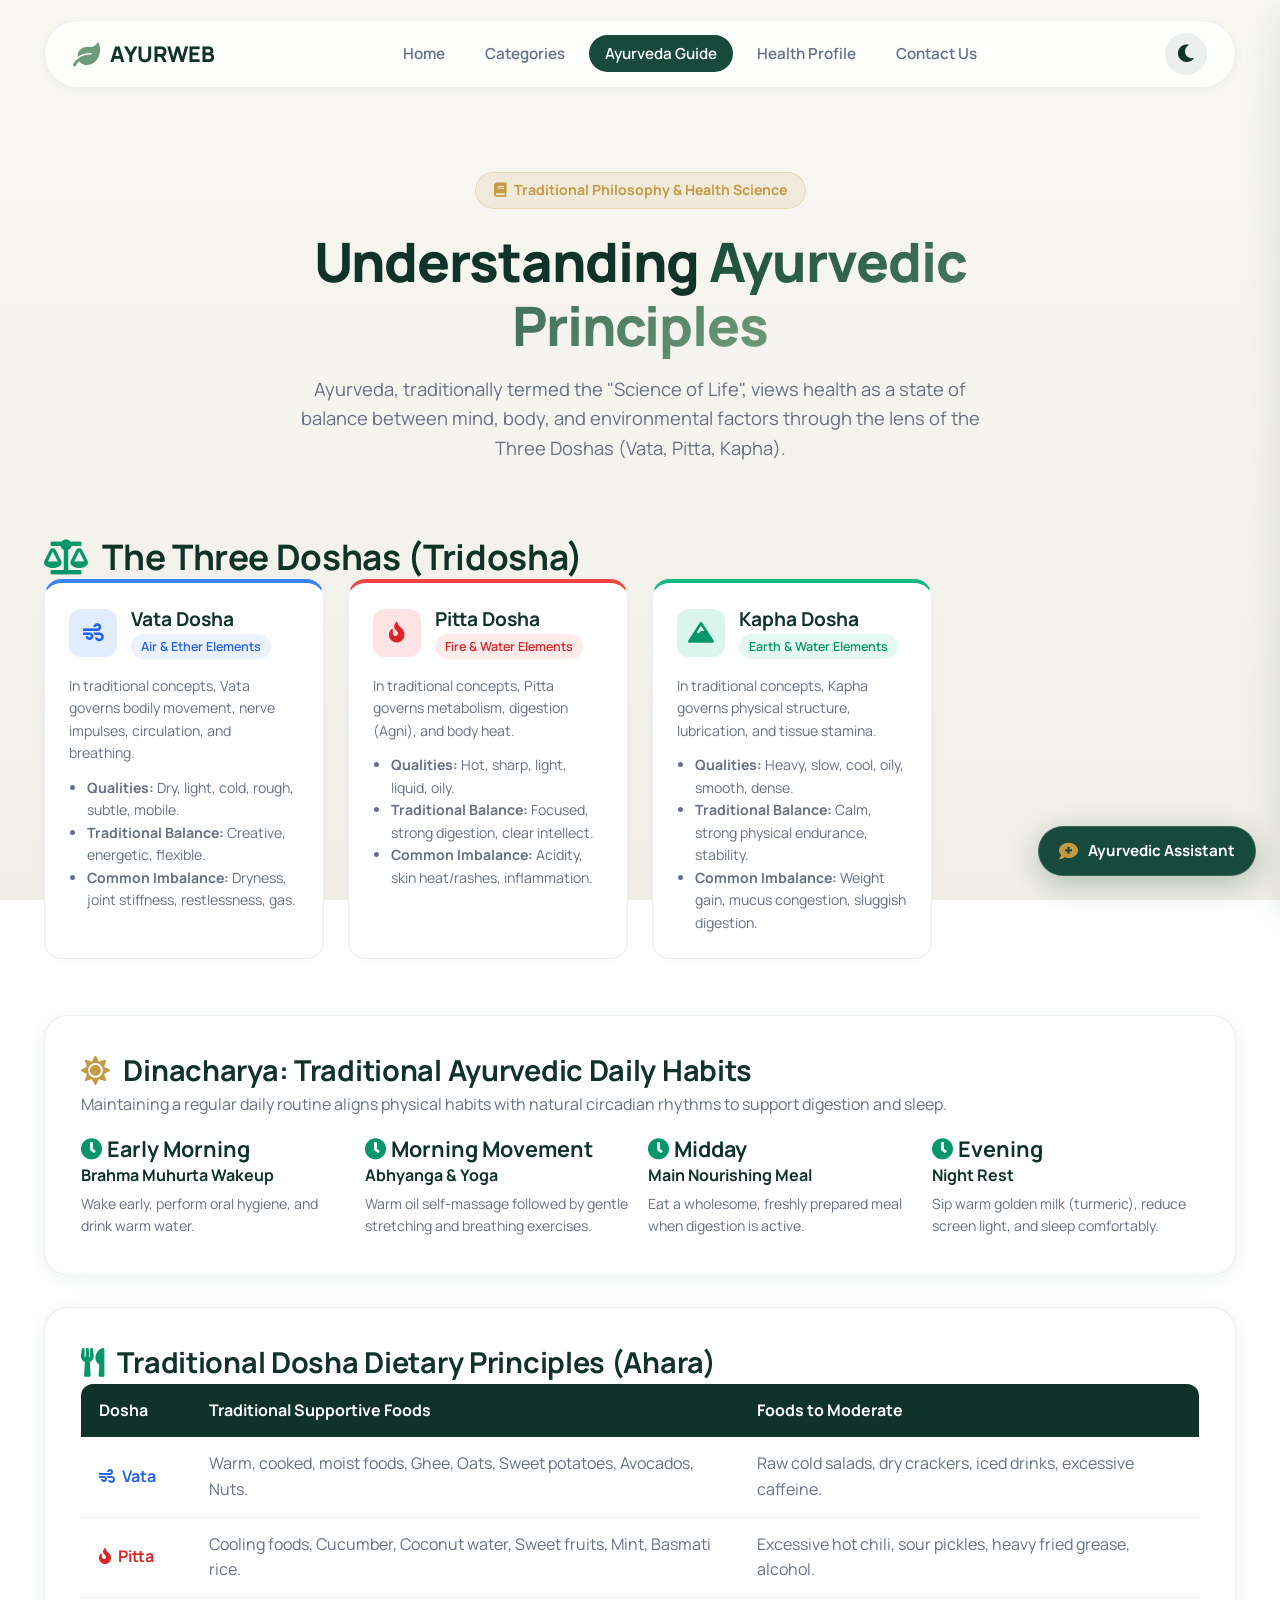
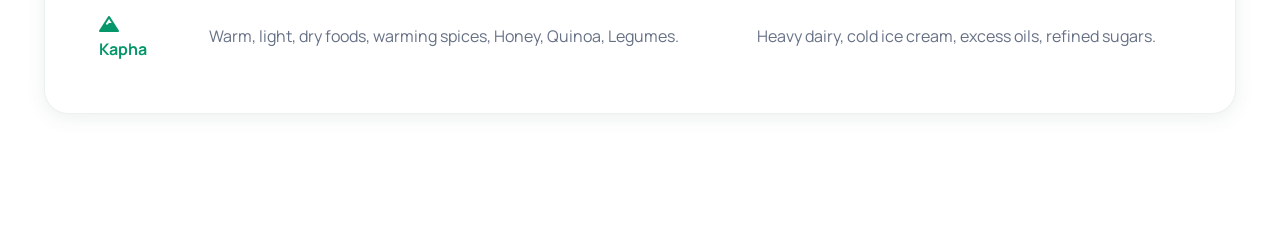
<file: pages/guide.html>
<!DOCTYPE html>
<html lang="en">
<head>
  <meta charset="UTF-8">
  <meta name="viewport" content="width=device-width, initial-scale=1.0">
  <title>AYURWEB - Ayurvedic Principles & Tridosha Educational Guide</title>
  <meta name="description" content="Learn the fundamental principles of Ayurveda, Tridosha (Vata, Pitta, Kapha), Dinacharya (Daily Routine), and Ayurvedic Nutrition.">

  <link rel="stylesheet" href="https://cdnjs.cloudflare.com/ajax/libs/font-awesome/5.15.4/css/all.min.css">
  <link rel="stylesheet" href="../styles.css">
</head>
<body>

  <!-- Slide-Out Sidebar Navigation Drawer & Backdrop Overlay -->
  <div class="sidebar-overlay" id="sidebarOverlay" onclick="closeNav()"></div>
  <aside class="sidebar-drawer" id="sidebarDrawer" aria-label="Navigation Drawer">
    <div class="sidebar-header">
      <h3><i class="fas fa-leaf text-success me-2"></i> AYURWEB Menu</h3>
      <button type="button" class="close-drawer-btn" onclick="closeNav()">&times;</button>
    </div>
    <ul class="sidebar-nav-list">
      <li><a href="../index.html"><i class="fas fa-home"></i> Home</a></li>
      <li><a href="categories.html"><i class="fas fa-th-large"></i> Health Categories</a></li>
      <li><a href="guide.html" class="active"><i class="fas fa-book-medical"></i> Ayurveda Guide</a></li>
      <li><a href="profile.html"><i class="fas fa-id-card"></i> Wellness Profile</a></li>
      <li><a href="contact.html"><i class="fas fa-envelope-open-text"></i> Contact & Consult</a></li>
    </ul>
  </aside>

  <!-- Page Wrapper Container -->
  <div class="page-wrapper">

    <!-- Glassmorphic Top Navigation Bar -->
    <nav class="navbar-custom">
      <a href="../index.html" class="brand-logo">
        <i class="fas fa-leaf"></i>
        <span>AYURWEB</span>
      </a>

      <ul class="nav-links">
        <li><a href="../index.html">Home</a></li>
        <li><a href="categories.html">Categories</a></li>
        <li><a href="guide.html" class="active">Ayurveda Guide</a></li>
        <li><a href="profile.html">Health Profile</a></li>
        <li><a href="contact.html">Contact Us</a></li>
      </ul>

      <div class="nav-actions">
        <button type="button" class="btn-theme-toggle" onclick="toggleDarkMode()" title="Toggle Dark/Light Mode">
          <i class="fas fa-moon" id="themeToggleIcon"></i>
        </button>
        <button type="button" class="btn-menu-drawer" onclick="openNav()">
          <i class="fas fa-bars"></i> Menu
        </button>
      </div>
    </nav>

    <!-- Header Section -->
    <header class="hero-section">
      <div class="hero-badge">
        <i class="fas fa-book"></i> Traditional Philosophy & Health Science
      </div>
      <h1 class="hero-title">
        Understanding <span>Ayurvedic Principles</span>
      </h1>
      <p class="hero-subtitle">
        Ayurveda, traditionally termed the "Science of Life", views health as a state of balance between mind, body, and environmental factors through the lens of the Three Doshas (Vata, Pitta, Kapha).
      </p>
    </header>

    <!-- Tridosha Overview Cards -->
    <h2 class="section-title"><i class="fas fa-balance-scale me-2 text-success"></i> The Three Doshas (Tridosha)</h2>
    <div class="remedies-grid mb-4">

      <!-- Vata Card -->
      <div class="remedy-card tridosha-card-vata">
        <div>
          <div class="remedy-card-header">
            <div class="remedy-icon-box tridosha-icon-vata"><i class="fas fa-wind"></i></div>
            <div>
              <h3>Vata Dosha</h3>
              <span class="remedy-tag tridosha-tag-vata">Air & Ether Elements</span>
            </div>
          </div>
          <p class="text-secondary mb-3 font-sm">
            In traditional concepts, Vata governs bodily movement, nerve impulses, circulation, and breathing.
          </p>
          <ul class="text-secondary font-sm" style="padding-left: 18px;">
            <li><strong>Qualities:</strong> Dry, light, cold, rough, subtle, mobile.</li>
            <li><strong>Traditional Balance:</strong> Creative, energetic, flexible.</li>
            <li><strong>Common Imbalance:</strong> Dryness, joint stiffness, restlessness, gas.</li>
          </ul>
        </div>
      </div>

      <!-- Pitta Card -->
      <div class="remedy-card tridosha-card-pitta">
        <div>
          <div class="remedy-card-header">
            <div class="remedy-icon-box tridosha-icon-pitta"><i class="fas fa-fire"></i></div>
            <div>
              <h3>Pitta Dosha</h3>
              <span class="remedy-tag tridosha-tag-pitta">Fire & Water Elements</span>
            </div>
          </div>
          <p class="text-secondary mb-3 font-sm">
            In traditional concepts, Pitta governs metabolism, digestion (Agni), and body heat.
          </p>
          <ul class="text-secondary font-sm" style="padding-left: 18px;">
            <li><strong>Qualities:</strong> Hot, sharp, light, liquid, oily.</li>
            <li><strong>Traditional Balance:</strong> Focused, strong digestion, clear intellect.</li>
            <li><strong>Common Imbalance:</strong> Acidity, skin heat/rashes, inflammation.</li>
          </ul>
        </div>
      </div>

      <!-- Kapha Card -->
      <div class="remedy-card tridosha-card-kapha">
        <div>
          <div class="remedy-card-header">
            <div class="remedy-icon-box tridosha-icon-kapha"><i class="fas fa-mountain"></i></div>
            <div>
              <h3>Kapha Dosha</h3>
              <span class="remedy-tag tridosha-tag-kapha">Earth & Water Elements</span>
            </div>
          </div>
          <p class="text-secondary mb-3 font-sm">
            In traditional concepts, Kapha governs physical structure, lubrication, and tissue stamina.
          </p>
          <ul class="text-secondary font-sm" style="padding-left: 18px;">
            <li><strong>Qualities:</strong> Heavy, slow, cool, oily, smooth, dense.</li>
            <li><strong>Traditional Balance:</strong> Calm, strong physical endurance, stability.</li>
            <li><strong>Common Imbalance:</strong> Weight gain, mucus congestion, sluggish digestion.</li>
          </ul>
        </div>
      </div>

    </div>

    <!-- Dinacharya (Daily Routine) Section -->
    <div class="condition-detail-card">
      <h2 class="approach-title" style="font-size: 1.8rem;">
        <i class="fas fa-sun me-2 text-warning"></i> Dinacharya: Traditional Ayurvedic Daily Habits
      </h2>
      <p class="text-secondary mb-4">
        Maintaining a regular daily routine aligns physical habits with natural circadian rhythms to support digestion and sleep.
      </p>

      <div class="routine-grid">
        <div class="remedy-info-box">
          <h3><i class="fas fa-clock text-success"></i> Early Morning</h3>
          <p class="approach-title">Brahma Muhurta Wakeup</p>
          <p class="text-secondary font-sm">Wake early, perform oral hygiene, and drink warm water.</p>
        </div>

        <div class="remedy-info-box">
          <h3><i class="fas fa-clock text-success"></i> Morning Movement</h3>
          <p class="approach-title">Abhyanga & Yoga</p>
          <p class="text-secondary font-sm">Warm oil self-massage followed by gentle stretching and breathing exercises.</p>
        </div>

        <div class="remedy-info-box">
          <h3><i class="fas fa-clock text-success"></i> Midday</h3>
          <p class="approach-title">Main Nourishing Meal</p>
          <p class="text-secondary font-sm">Eat a wholesome, freshly prepared meal when digestion is active.</p>
        </div>

        <div class="remedy-info-box">
          <h3><i class="fas fa-clock text-success"></i> Evening</h3>
          <p class="approach-title">Night Rest</p>
          <p class="text-secondary font-sm">Sip warm golden milk (turmeric), reduce screen light, and sleep comfortably.</p>
        </div>
      </div>
    </div>

    <!-- Dietary Matrix Table -->
    <div class="condition-detail-card">
      <h2 class="approach-title" style="font-size: 1.8rem;">
        <i class="fas fa-utensils me-2 text-success"></i> Traditional Dosha Dietary Principles (Ahara)
      </h2>
      <div class="matrix-table-wrap">
        <table class="matrix-table">
          <thead>
            <tr class="matrix-header">
              <th>Dosha</th>
              <th>Traditional Supportive Foods</th>
              <th>Foods to Moderate</th>
            </tr>
          </thead>
          <tbody>
            <tr class="matrix-row">
              <td class="matrix-cell-vata"><i class="fas fa-wind me-1"></i> Vata</td>
              <td class="matrix-cell-content">Warm, cooked, moist foods, Ghee, Oats, Sweet potatoes, Avocados, Nuts.</td>
              <td class="matrix-cell-content">Raw cold salads, dry crackers, iced drinks, excessive caffeine.</td>
            </tr>
            <tr class="matrix-row">
              <td class="matrix-cell-pitta"><i class="fas fa-fire me-1"></i> Pitta</td>
              <td class="matrix-cell-content">Cooling foods, Cucumber, Coconut water, Sweet fruits, Mint, Basmati rice.</td>
              <td class="matrix-cell-content">Excessive hot chili, sour pickles, heavy fried grease, alcohol.</td>
            </tr>
            <tr>
              <td class="matrix-cell-kapha"><i class="fas fa-mountain me-1"></i> Kapha</td>
              <td class="matrix-cell-content">Warm, light, dry foods, warming spices, Honey, Quinoa, Legumes.</td>
              <td class="matrix-cell-content">Heavy dairy, cold ice cream, excess oils, refined sugars.</td>
            </tr>
          </tbody>
        </table>
      </div>
    </div>

  </div>

  <!-- Floating AI Assistant Chatbot Toggle & Window -->
  <div class="chatbot-widget-toggle" onclick="toggleChat()">
    <i class="fas fa-comment-medical"></i>
    <span>Ayurvedic Assistant</span>
  </div>

  <div class="chatbot-window" id="chatbotWindow">
    <div class="chatbot-header">
      <div class="chatbot-header-info">
        <i class="fas fa-user-md"></i>
        <div>
          <div class="chatbot-header-title">Ayurvedic Assistant</div>
          <span class="font-xs" style="opacity: 0.9;">Online • Health Education</span>
        </div>
      </div>
      <button type="button" class="chatbot-close-btn" onclick="toggleChat()">&times;</button>
    </div>

    <div class="chat-messages-body" id="chatMessagesBody">
      <div class="chat-bubble chat-bubble-bot">
        Namaste! Have questions about Vata, Pitta, Kapha, or Dinacharya daily habits? Ask me!
      </div>
    </div>

    <div class="chat-input-area">
      <input type="text" id="chatInputField" class="chat-input-field" placeholder="Type your health concern..." onkeypress="if(event.key==='Enter') sendChatMessage()">
      <button type="button" class="chat-send-btn" onclick="sendChatMessage()">
        <i class="fas fa-paper-plane"></i>
      </button>
    </div>
  </div>

  <!-- Modular Scripts -->
  <script src="../js/theme.js"></script>
  <script src="../js/navigation.js"></script>
  <script src="../js/chatbot.js"></script>
  <script src="../js/app.js"></script>
</body>
</html>
</file>
<file: styles.css>
/* ==========================================================================
   AYURWEB - Master Design System Stylesheet
   Imports modular CSS files from css/ directory
   ========================================================================== */

@import url('css/variables.css');
@import url('css/base.css');
@import url('css/layout.css');
@import url('css/components.css');
@import url('css/disease.css');
@import url('css/forms.css');
@import url('css/responsive.css');
</file>
